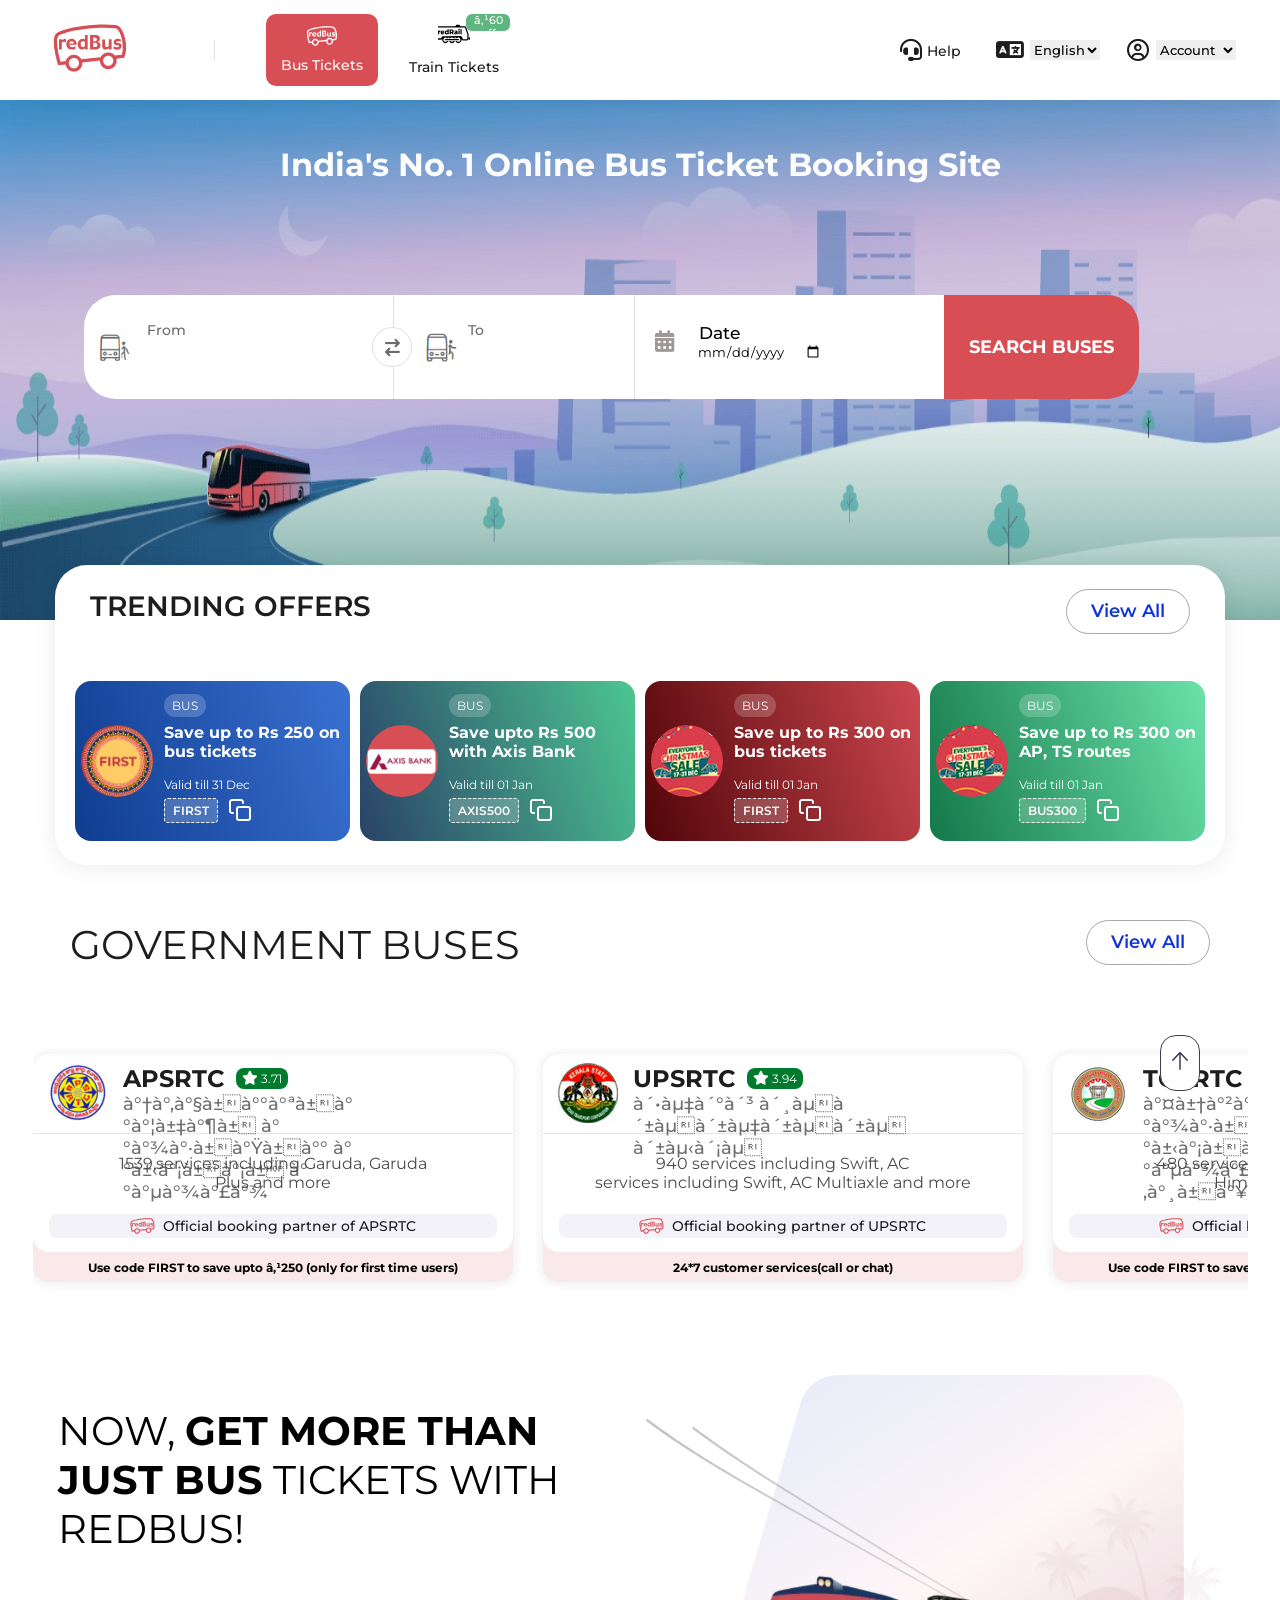
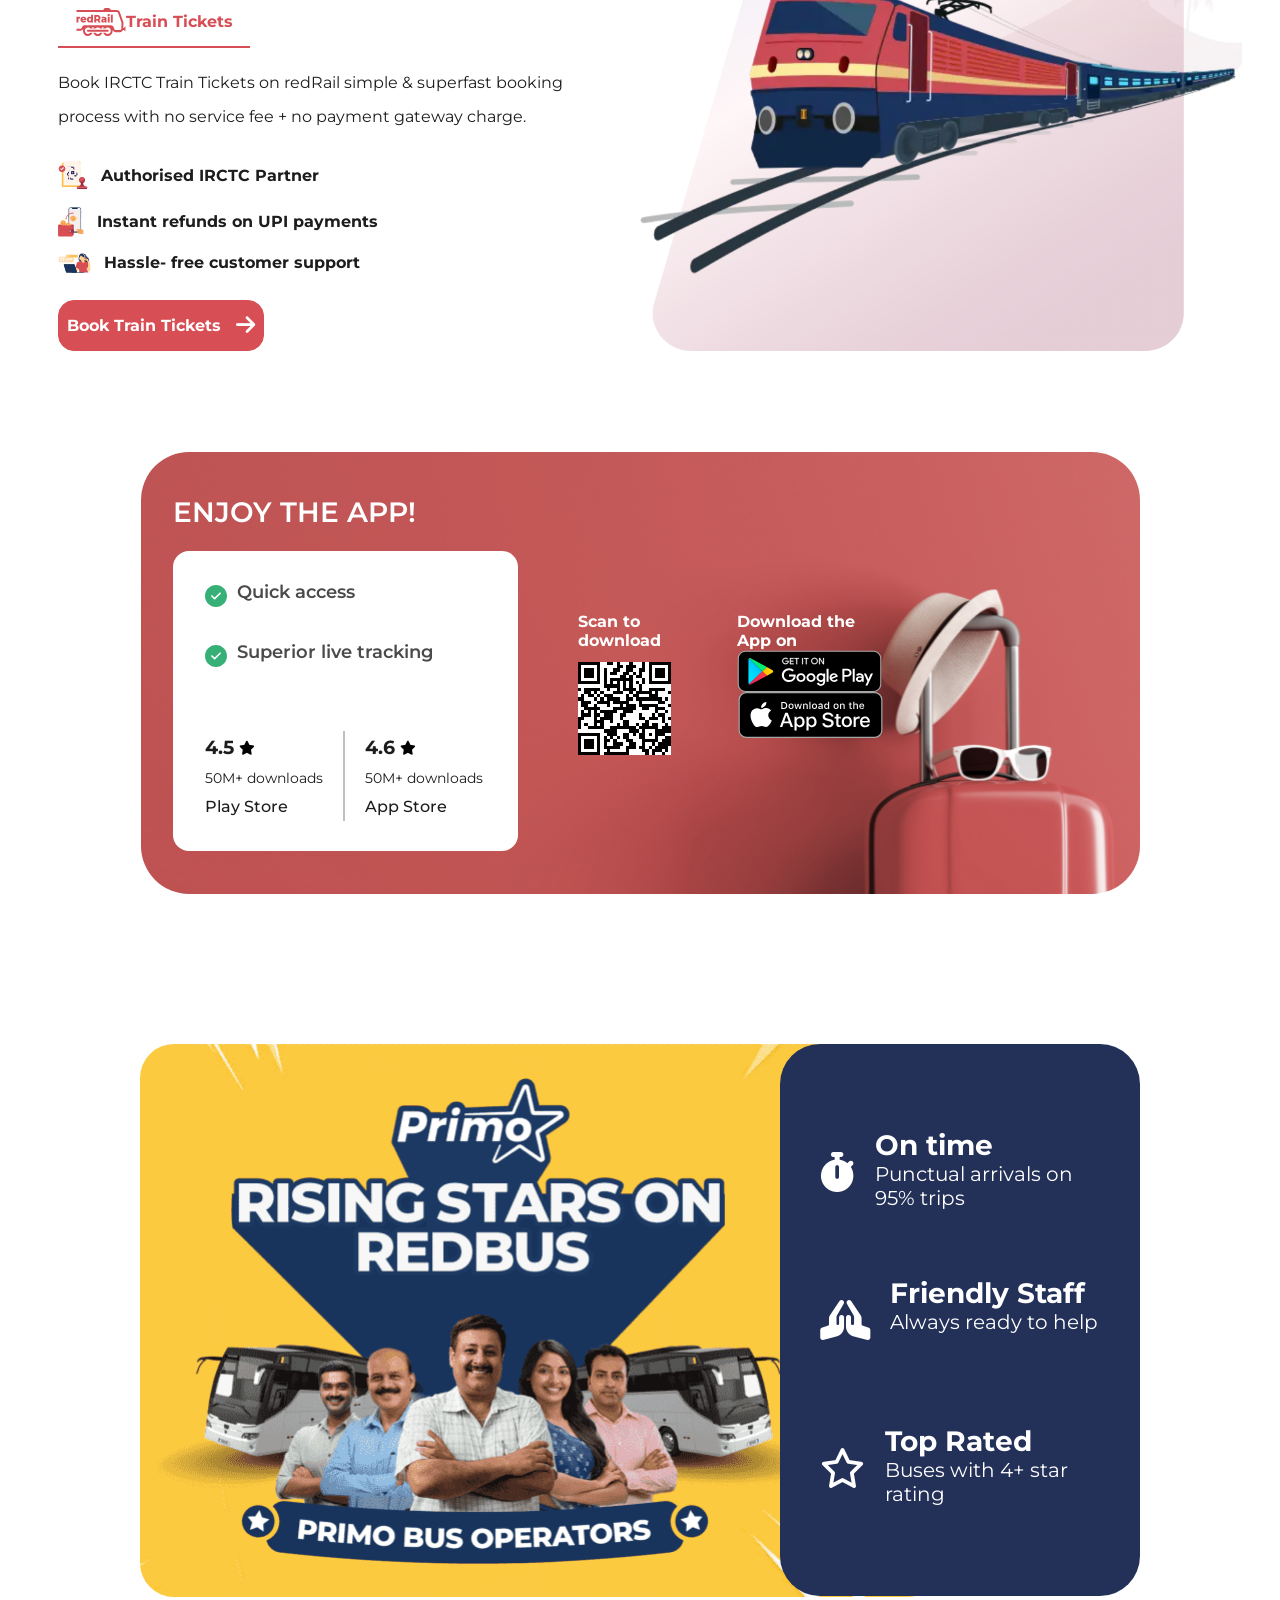
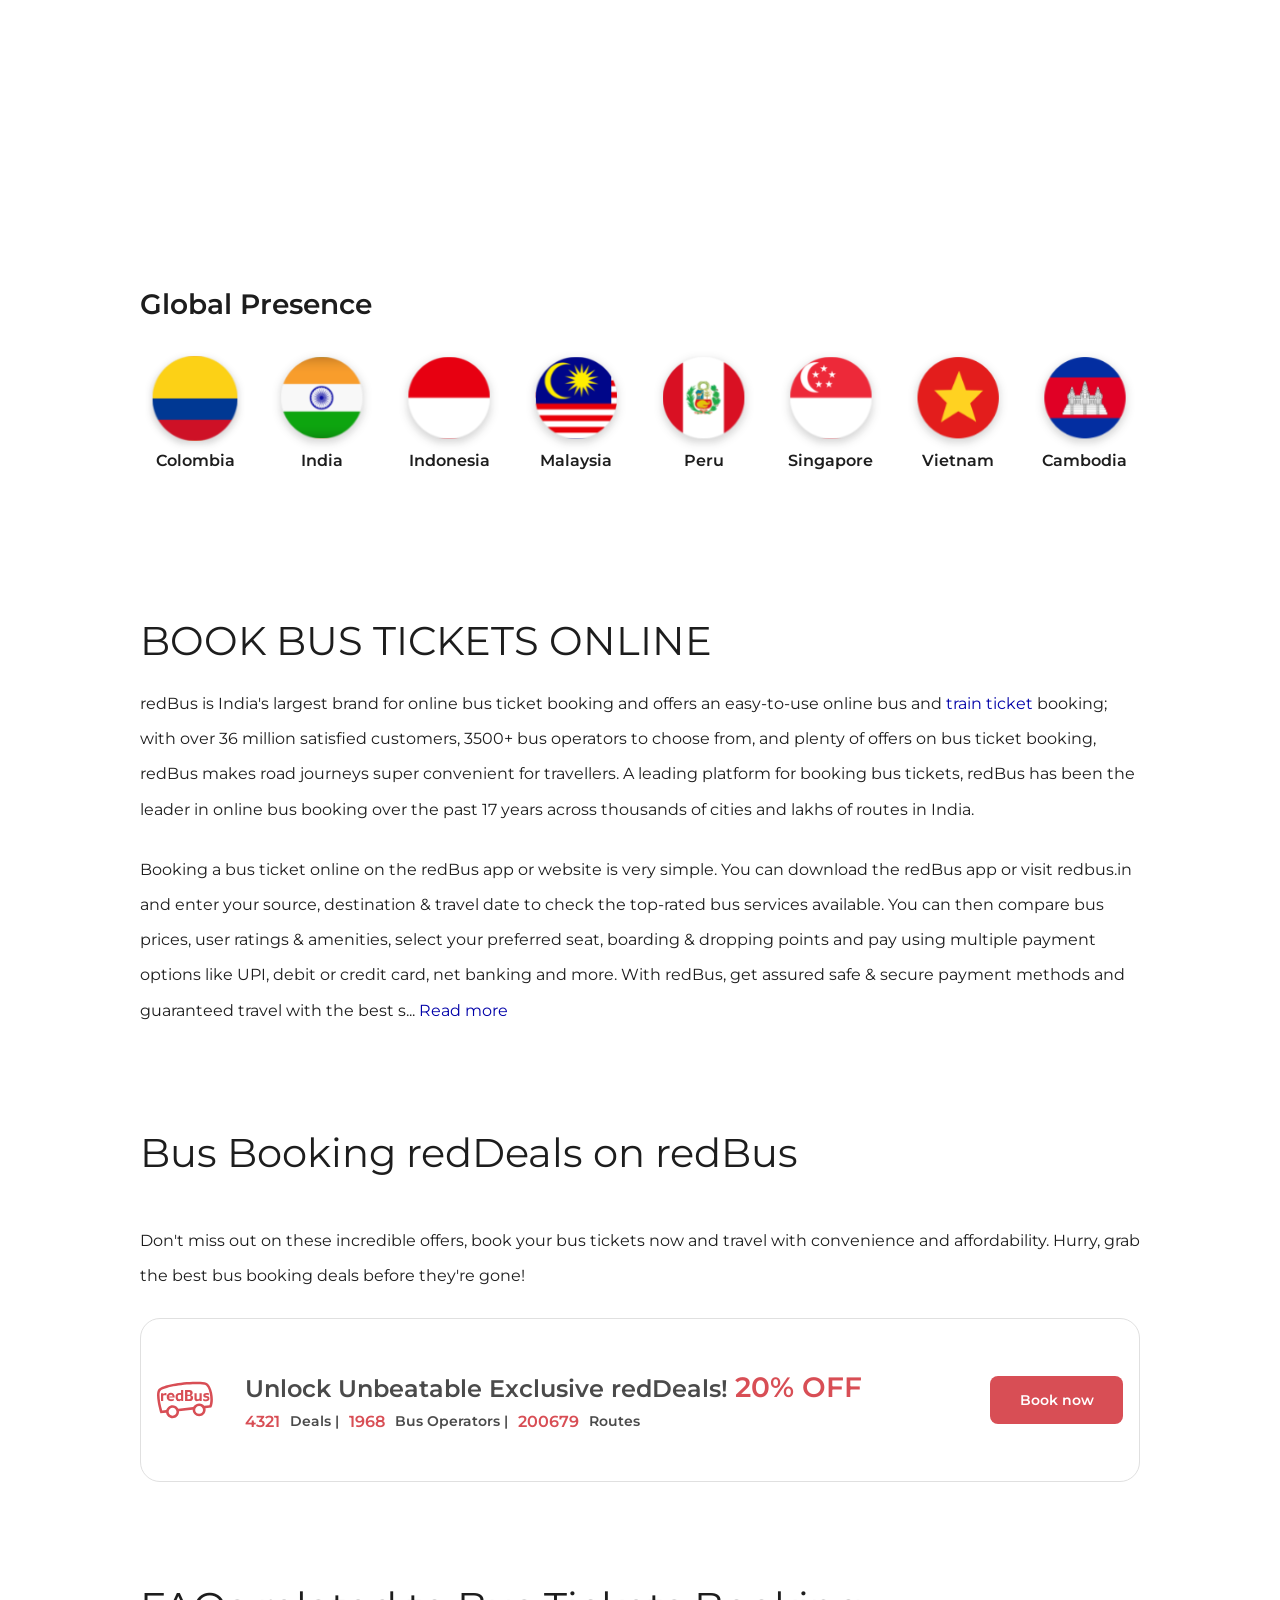
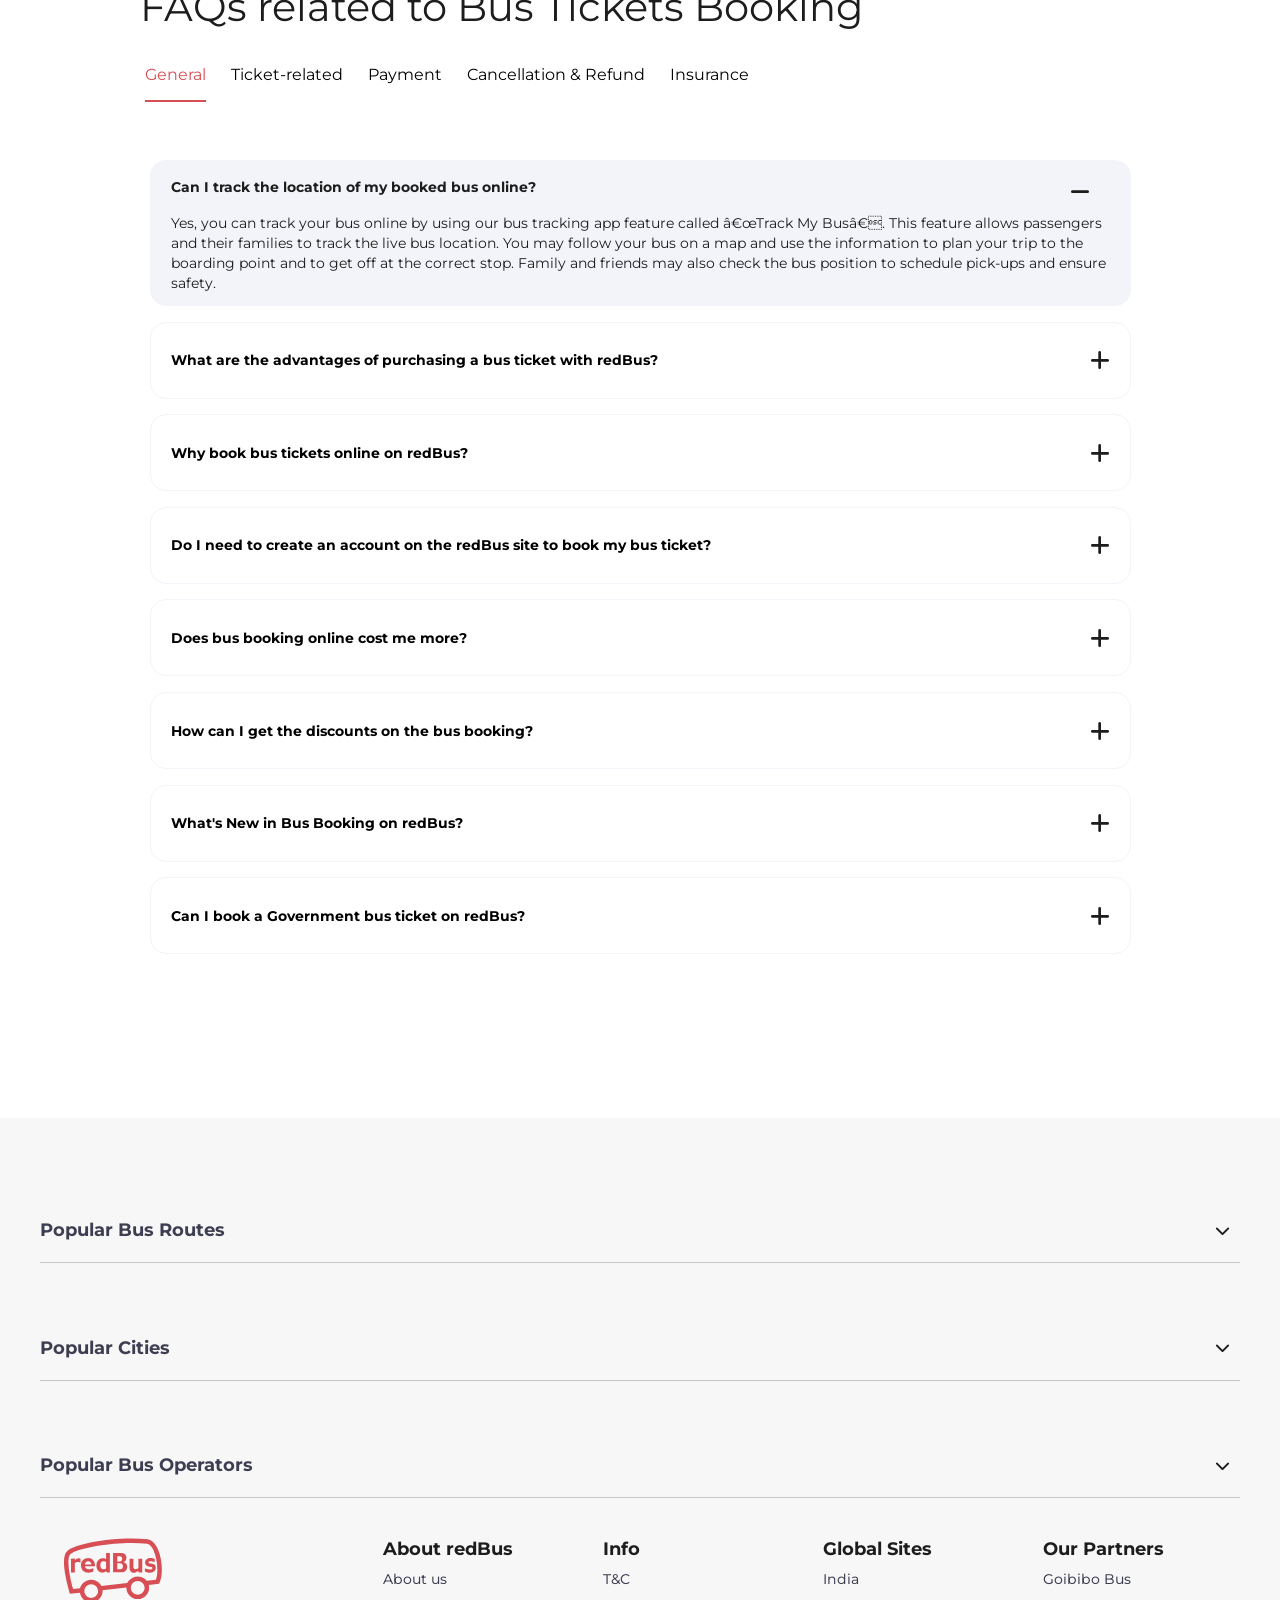
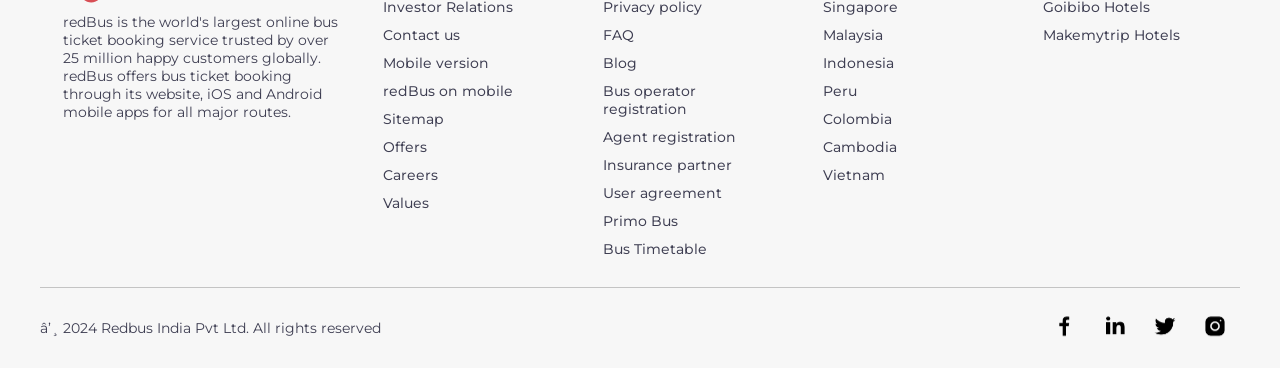
<file: index.html>
<!DOCTYPE html>
<html lang="en">

<head>

    <title>Bus Ticket Booking Online at Cheapest Price with Top Bus Operators- redBus</title>
    <link rel="stylesheet" href="style.css">
    <link rel="stylesheet" href="https://cdnjs.cloudflare.com/ajax/libs/font-awesome/6.7.2/css/all.min.css"
        integrity="sha512-Evv84Mr4kqVGRNSgIGL/F/aIDqQb7xQ2vcrdIwxfjThSH8CSR7PBEakCr51Ck+w+/U6swU2Im1vVX0SVk9ABhg=="
        crossorigin="anonymous" referrerpolicy="no-referrer" />
    <link rel="shortcut icon" href="images/rdc-redbus-logo.svg" type="image/x-icon">
</head>

<body>
    <header>
        <div class="container">
            <div class="top-left-container">
                <a href="index.html"><img src="images/rdc-redbus-logo.svg" alt=""></a>
                <span></span>
                <a href="index.html" class="bus-tickets">
                    <img src="images/rdc-redbus-logo.svg" alt="">
                    <div href="index.html">Bus Tickets</div>
                </a>
                <div class="bus-tickets">
                    <a href="train.html"><img src="images/rail_vertical.svg" alt=""></a>
                    <a href="train.html">Train Tickets</a>
                    <span>₹60 off</span>
                </div>
            </div>
            <div class="top-right-container">

                <div class="help right">
                    <i class="fa-solid fa-headset"></i>
                    <span>Help</span>
                </div>
                <div class="english right">
                    <i class="fa-solid fa-language"></i>
                    <select name="laguage" id="laguage">
                        <option value="">English</option>
                        <option value="">हिंदी (Hindi)</option>
                        <option value="">தமிழ் (Tamil)</option>

                    </select>

                </div>
                <div class="account right">
                    <i class="fa-regular fa-circle-user"></i>
                    <select id="options" name="options">
                        <option value="">Account</option>
                        <option value="cancel-ticket">Cancel Ticket</option>
                        <option value="change-travel-date">Change Travel Date</option>
                        <option value="show-my-ticket">Show My Ticket</option>
                        <option value="email-sms">Email/SMS</option>
                        <option value="login-sign-up">Login/Sign Up</option>
                    </select>
                </div>


            </div>

        </div>
    </header>
    <section>
        <div class="top-img">
            <img src="images/baner.jpg" alt="">
            <h1>India's No. 1 Online Bus Ticket Booking Site</h1>
            <div class="from">
                <div class="from-box1">
                    <div class="bus-icon">
                        <img src="images/1.png" alt="">
                    </div>
                    <div class="from-input-box">
                        <label for="">From</label>
                        <input id="input" type="text">

                    </div>

                    <div class="left-right-arrow">
                        <i class="fa-solid fa-arrow-right-arrow-left"></i>
                    </div>

                </div>
                <div class="from-box2">

                    <div class="bus-icon">
                        <img style="height: 32px; width: 33px;" src="images/to.png" alt="">
                    </div>
                    <div class="from-input-box">
                        <label for="">To</label>
                        <input id="input" type="text">
                    </div>
                </div>
                <div class="from-box3">
                    <i class="fa-solid fa-calendar-days"></i>
                    <div class="from-box3-div">
                        <label for="">Date</label>
                        <input id="input" type="date" width="50px">
                    </div>
                </div>
                <div class="from-box4">
                    SEARCH BUSES
                </div>
            </div>

        </div>

        <div class="trending-container">

            <div class="trending-heading-box">
                <p style=" text-transform: uppercase;">
                    TRENDING OFFERS
                </p>
                <a href="">
                    View All
                </a>


            </div>

            <div class="cards-box">

                <div class="card ">


                    <img src="images/tile-80X80.png" alt="">


                    <div class="card-right">
                        <div>BUS</div>
                        <div>Save up to Rs 250 on bus tickets</div>
                        <div>Valid till 31 Dec</div>
                        <div>
                            <div>FIRST</div>
                            <img src="images/copy.svg" alt="">

                        </div>


                    </div>
                </div>

                <div class="card cd2">


                    <img src="images/MWeb-80_80.png" alt="">


                    <div class="card-right">
                        <div>BUS</div>
                        <div>Save upto Rs 500 with Axis Bank</div>
                        <div>Valid till 01 Jan</div>
                        <div>
                            <div>AXIS500</div>
                            <img src="images/copy.svg" alt="">

                        </div>


                    </div>
                </div>

                <div class="card cd3">


                    <img src="images/24-270_redBus_Product%20Offer%20Tiles_17th-31st%20Dec_80x80.png" alt="">


                    <div class="card-right">
                        <div>BUS</div>
                        <div>Save up to Rs 300 on bus tickets</div>
                        <div>Valid till 01 Jan</div>
                        <div>
                            <div>FIRST</div>
                            <img src="images/copy.svg" alt="">

                        </div>


                    </div>
                </div>

                <div class="card cd4">


                    <img src="images/24-270_redBus_Product%20Offer%20Tiles_17th-31st%20Dec_80x80.png" alt="">


                    <div class="card-right">
                        <div>BUS</div>
                        <div>Save up to Rs 300 on AP, TS routes</div>
                        <div>Valid till 01 Jan</div>
                        <div>
                            <div>BUS300</div>
                            <img src="images/copy.svg" alt="">

                        </div>


                    </div>
                </div>

            </div>



        </div>


        <div class="trending-heading-box" style="width: 1180px; margin: auto; font-size: 40px; font-weight:400;">
            <p style=" text-transform: uppercase;">
                Government Buses
            </p>
            <a href="">
                View All
            </a>


        </div>

        <div>

            <div class="Government-Buses-container">


                <div class="Government-Buses">
                    <div class="RTC">
                        <div class="rtc-top-box">
                            <img src="images/10283.png" alt="">
                            <div class="rtc-info">
                                <div>
                                    <div class="rtcName">APSRTC</div>
                                    <div class="rating">
                                        <i class="fa-solid fa-star"></i>
                                        <span class="">3.71</span>
                                    </div>
                                </div>
                                <div>ఆంధ్రప్రదేశ్ రాష్ట్ర రోడ్డు రవాణా</div>

                            </div>
                        </div>

                        <div class="rtc-middle-box">1539,services including Garuda, Garuda<br>  Plus and more</div>
                        <div class="rtc-bottom-box">
                            <img src="images/rdc-redbus-logo.svg" alt="">
                            <p>Official booking partner of APSRTC</p>
                        </div>
                    </div>
                    <p style="margin-top:8px;"> Use code FIRST to save upto ₹250 (only for first time users)</p>
                </div>






                <div class="Government-Buses">
                    <div class="RTC">
                        <div class="rtc-top-box">
                            <img src="images/28011.png" alt="">
                            <div class="rtc-info">
                                <div>
                                    <div class="rtcName">UPSRTC</div>
                                    <div class="rating">
                                        <i class="fa-solid fa-star"></i>
                                        <span class="">3.94</span>
                                    </div>
                                </div>
                                <div>കേരള സ്റ്റേറ്റ് റോഡ്</div>

                            </div>
                        </div>

                        <div class="rtc-middle-box">940 services including Swift, AC <br>services including Swift, AC Multiaxle and more<br> </div>
                        <div class="rtc-bottom-box">
                            <img src="images/rdc-redbus-logo.svg" alt="">
                            <p>Official booking partner of UPSRTC</p>
                        </div>
                    </div>
                    <p style="margin-top:8px;"> 24*7 customer services(call or chat)</p>
                </div>



                <div class="Government-Buses">
                    <div class="RTC">
                        <div class="rtc-top-box">
                            <img src="images/18491.png" alt="">
                            <div class="rtc-info">
                                <div>
                                    <div class="rtcName">TGSRTC</div>
                                    <div class="rating">
                                        <i class="fa-solid fa-star"></i>
                                        <span class="">3.98</span>
                                    </div>
                                </div>
                                <div>తెలంగాణ రాష్ట్ర రోడ్డు రవాణా సంస్థ</div>

                            </div>
                        </div>

                        <div class="rtc-middle-box">480 services including Himgaurav, <br> Himmani and more </div>
                        <div class="rtc-bottom-box">
                            <img src="images/rdc-redbus-logo.svg" alt="">
                            <p>Official booking partner of HRTC</p>
                        </div>
                    </div>
                    <p style="margin-top:8px;">Use code FIRST to save upto ₹250 (only for first time users)</p>
                </div>



            </div>







            <div class="Train-Tickets-container">

                <div class="Train-Tickets-left-container">
                    <div class="Train-Tickets-left-heading">
                        <p>
                            NOW, <b>GET MORE THAN </b><br>
                            <b>JUST BUS</b> TICKETS WITH <br>
                            REDBUS!
                        </p>
                    </div>
                    <div class="rail-logo">
                        <img src="images/rail_vertical.svg" alt="">
                        <p> Train Tickets</p>

                    </div>

                    <div class="Book-IRCTC-line">

                        Book IRCTC Train Tickets on redRail simple &amp; superfast booking process with no service fee +
                        no
                        payment gateway charge.
                    </div>
                    <div class="upi-list-box">

                        <div>
                            <img src="images/railAuthorized.png" alt="">
                            <p>Authorised IRCTC Partner</p>

                        </div>
                        <div>
                            <img src="images/railHasslefree.svg" alt="">
                            <p>Instant refunds on UPI payments</p>

                        </div>
                        <div>
                            <img src="images/railrefunds.svg" alt="">
                            <p>Hassle- free customer support</p>

                        </div>


                    </div>

                    <div class="booktrain-button">
                        Book Train Tickets
                        <i class="fa-solid fa-arrow-right"></i>

                    </div>

                </div>
                <div class="Train-Tickets-right-container">
                    <img style="height:89%; width: 100%; " src="images/train.png" alt="">
                </div>
            </div>

            <div class="enjoythe-app-container">

                <h2>ENJOY THE APP!</h2>
                <div class="AppInstallSection">

                    <div class="AppInstallSection-left">
                        <div class="app-info-top">

                            <div class="app-info">
                                <img src="images/tick.svg" alt="">
                                <p>Quick access</p>

                            </div>
                            <div class="app-info">
                                <img src="images/tick.svg" alt="">
                                <p>Superior live tracking</p>

                            </div>
                        </div>
                        <div class="app-info-bottom">
                            <div class="app-info-bottom-left">
                                <p><span style="font-size: 19px;">4.5 </span><i class="fa-solid fa-star"></i> </p>
                                <p>50M+ downloads</p>
                                <p>Play Store</p>
                            </div>
                            <div class="app-info-bottom-left" style="border: none; padding-left: 20px;">
                                <p><span style="font-size: 19px">4.6 </span> <i class="fa-solid fa-star"></i> </p>
                                <p>50M+ downloads</p>
                                <p>App Store</p>
                            </div>

                        </div>

                    </div>




                    <div class="AppInstallSection-right">

                        <div class="Qr-code">

                            <p>Scan to <br> download</p>
                            <img src="images/qrImage.svg" alt="">
                        </div>

                        <div class="app-store">

                            <p>Download the <br>
                                App on
                            </p>
                            <img src="images/playStore.svg" alt="">
                            <img src="images/appStore.svg" alt="">
                        </div>

                    </div>




                </div>


            </div>

            <div class="primo-container">


                <img src="images/primoHomeBannerComp.png" alt="">
                <div class="primo-right-container">

                    <div class="ontime">
                        <i style="font-size:40px; color: white;" class="fa-solid fa-stopwatch"></i>
                        <div class="ontime-right">
                            <p>On time</p>
                            <p>Punctual arrivals on 95% trips</p>

                        </div>

                    </div>
                    <div class="ontime">
                        <i class="fa-solid fa-hands-praying"></i>
                        <div class="ontime-right">
                            <p>Friendly Staff</p>
                            <p>Always ready to help</p>

                        </div>

                    </div>
                    <div class="ontime">
                        <i style="font-size: 40px;" class="fa-regular fa-star"></i>
                        <div class="ontime-right">
                            <p>Top Rated</p>
                            <p>Buses with 4+ star rating</p>

                        </div>

                    </div>

                </div>

            </div>

            <div class="global-presence-container">

                <h2>Global Presence</h2>
                <div class="flags">

                    <div class="flag-1">
                        <img src="images/Colombia.svg" alt="">
                        <p>Colombia</p>
                    </div>

                    <div class="flag-1">
                        <img src="images/India.svg" alt="">
                        <p>India</p>
                    </div>
                    <div class="flag-1">
                        <img src="images/Indonesia.svg" alt="">
                        <p>Indonesia</p>
                    </div>
                    <div class="flag-1">
                        <img src="images/Malaysia.svg" alt="">
                        <p>Malaysia</p>
                    </div>
                    <div class="flag-1">
                        <img src="images/Peru.svg" alt="">
                        <p>Peru</p>
                    </div>
                    <div class="flag-1">
                        <img src="images/Singapore.svg" alt="">
                        <p>Singapore</p>
                    </div>
                    <div class="flag-1">
                        <img src="images/Vietnam.svg" alt="">
                        <p>Vietnam</p>
                    </div>
                    <div class="flag-1">
                        <img src="images/Cambodia.svg" alt="">
                        <p>Cambodia</p>
                    </div>

                </div>
            </div>

            <div class="bottom-heading">

                BOOK BUS TICKETS ONLINE
            </div>
            <p class="bottom-p">

                redBus is India's largest brand for online bus ticket booking and offers an easy-to-use online bus and
                <span style="color: #0000A8;">train ticket</span>
                booking; with over 36 million satisfied customers, 3500+ bus operators to choose from, and plenty of
                offers on bus ticket booking, redBus makes road journeys super convenient for travellers. A leading
                platform
                for booking bus tickets, redBus has been the leader in online bus booking over the past 17 years across
                thousands of cities and lakhs of routes in India.
            </p>

            <p class="bottom-p" style="margin-top: 25px;">

                Booking a bus ticket online on the redBus app or website is very simple. You can download the redBus app
                or
                visit redbus.in and enter your source, destination & travel date to check the top-rated bus services
                available. You can then compare bus prices, user ratings & amenities, select your preferred seat,
                boarding &
                dropping points and pay using multiple payment options like UPI, debit or credit card, net banking and
                more.
                With redBus, get assured safe & secure payment methods and guaranteed travel with the best s... <span
                    style="color: #0000A8;">Read more</span>


            </p>


            <div class="bottom-heading">

                Bus Booking redDeals on redBus
            </div>

            <p class="bottom-p" style="margin-top: 25px;">

                Don't miss out on these incredible offers, book your bus tickets now and travel with convenience and
                affordability. Hurry, grab the best bus booking deals before they're gone!

            </p>

            <div class="red-deals">

                <img src="images/rdc-redbus-logo.svg" alt="">
                <div class="Exclusive-redDeals">
                    <p>Unlock Unbeatable Exclusive redDeals! <span style="font-size: 28px;color: #d84e55;">20%
                            OFF</span>
                    </p>
                    <p> <span>4321</span> Deals | <span>1968 </span>Bus Operators |<span>200679</span> Routes</p>

                </div>
                <div class="book-now-btn">Book now</div>


            </div>


            <div class="bottom-heading">

                FAQs related to Bus Tickets Booking
            </div>

            <div class="General-container">

                <div class="general-container-item">General</div>
                <div class="general-container-item">Ticket-related</div>
                <div class="general-container-item">Payment</div>
                <div class="general-container-item">Cancellation & Refund</div>
                <div class="general-container-item">Insurance</div>
            </div>

            <div class="faq-container">

                <div class="faq-box1">
                    <p>
                        Can I track the location of my booked bus online?
                        <i class="fa-solid fa-minus"></i>
                    </p>
                    <p style="padding:10px 20px 0px 20px; ">Yes, you can track your bus online by using our bus tracking
                        app
                        feature called “Track My Bus”. This
                        feature allows passengers and their families to track the live bus location. You may follow your
                        bus
                        on a map and use the information to plan your trip to the boarding point and to get off at the
                        correct stop. Family and friends may also check the bus position to schedule pick-ups and ensure
                        safety.
                    </p>
                </div>

                <div class="faq-box">
                    <p>What are the advantages of purchasing a bus ticket with redBus?</p>
                    <i class="fa-solid fa-plus"></i>
                </div>

                <div class="faq-box">
                    <p>Why book bus tickets online on redBus?</p>
                    <i class="fa-solid fa-plus"></i>
                </div>
                <div class="faq-box">
                    <p>Do I need to create an account on the redBus site to book my bus ticket?</p>
                    <i class="fa-solid fa-plus"></i>
                </div>
                <div class="faq-box">
                    <p>Does bus booking online cost me more?</p>
                    <i class="fa-solid fa-plus"></i>
                </div>
                <div class="faq-box">
                    <p>How can I get the discounts on the bus booking?</p>
                    <i class="fa-solid fa-plus"></i>
                </div>
                <div class="faq-box">
                    <p>What's New in Bus Booking on redBus?</p>
                    <i class="fa-solid fa-plus"></i>
                </div>
                <div class="faq-box">
                    <p>Can I book a Government bus ticket on redBus?</p>
                    <i class="fa-solid fa-plus"></i>
                </div>




            </div>
            <div class="up-arrow">
                <img style="width: 16px; height:18px ;" src="images/scrollArrow.svg" alt="">
            </div>


        </div>

    </section>
    <footer>

        <div class="footer-topbox">
            <!-- <div class="Popular-box1">
                <p class="popular-box-heading">Popular Bus Routes
                    <i style="font-size:15px;" class="fa-solid fa-chevron-up"></i>
                </p>
                <p>Delhi To Manali Bus | Delhi To Rishikesh Bus | Delhi To Shimla Bus | Delhi To Nainital Bus | Delhi To
                    Katra Bus | Bangalore To Goa Bus | Bangalore To Hyderabad Bus | Bangalore To Tirupathi Bus |
                    Bangalore To Chennai Bus | Bangalore To Pondicherry Bus | Hyderabad To Bangalore Bus | Hyderabad To
                    Vijayawada Bus | Hyderabad To Tirupathi Bus | Hyderabad To Goa Bus | Hyderabad To Srisailam Bus |
                    Hyderabad To Mumbai Bus | Pune To Goa Bus | Pune To Mumbai Bus | Pune To Nagpur Bus | Pune To
                    Kolhapur Bus | Pune To Nashik Bus | Mumbai To Goa Bus | Mumbai To Pune Bus | Mumbai To Shirdi Bus |
                    Mumbai To Mahabaleshwar Bus | Mumbai To Kolhapur Bus | Kolkata To Digha Bus | Kolkata To Siliguri
                    Bus | Kolkata To Puri Bus | Kolkata To Bakkhali Bus | Kolkata To Mandarmani Bus | Chennai To
                    Bangalore Bus | Chennai To Pondicherry Bus | Chennai To Coimbatore Bus | Chennai To Madurai Bus |
                    Chennai To Tirupathi Bus | Chandigarh To Manali Bus | Chandigarh To Shimla Bus | Chandigarh To Delhi
                    Bus | Chandigarh To Dehradun Bus | Chandigarh To Amritsar Bus | Coimbatore To Chennai Bus |
                    Coimbatore To Bangalore Bus | Coimbatore To Ooty Bus | Coimbatore To Tiruchendur Bus | Coimbatore To
                    Madurai Bus | Agra to Bareilly Bus | Hisar to Chandigarh Bus | Hisar to Delhi Bus | Lucknow to
                    Ballia Bus | Lucknow to Moradabad Bus | Rajkot to Dwarka Bus | Siliguri to Gangtok Bus | Ahmedabad
                    to Goa Bus | Ahmedabad to Kanpur Bus | Akola to Pune Bus | Delhi to Dehradun Bus | Delhi to Haridwar
                    Bus | Dehradun to Delhi Bus | Delhi to Agra Bus | Delhi to Varanasi Bus</p>


            </div> -->
            <div class="popular-box">
                <p class="popular-box-heading">Popular Bus Routes</p>
                <i style="font-size: 15px;" class="fa-solid fa-chevron-down"></i>
            </div>
            <div class="popular-box">
                <p class="popular-box-heading">Popular Cities</p>
                <i style="font-size: 15px;" class="fa-solid fa-chevron-down"></i>
            </div>

            <div class="popular-box">
                <p class="popular-box-heading">Popular Bus Operators</p>
                <i style="font-size: 15px;" class="fa-solid fa-chevron-down"></i>
            </div>

        </div>
        <div class="footer-middle-box">

            <div class="middle-column1">
                <img style="width: 100px; height: 65px;" src="images/rdc-redbus-logo.svg" alt="">
                <p> redBus is the world's largest online bus ticket booking service trusted by over 25 million happy
                    customers globally. redBus offers bus ticket booking through its website, iOS and Android mobile
                    apps for all major routes.</p>

            </div>
            <div class="middle-column2">
                <ul>
                    <strong>
                        <li>About redBus</li>
                    </strong>
                    <li>About us</li>
                    <li>Investor Relations</li>
                    <li>Contact us</li>
                    <li>Mobile version</li>
                    <li>redBus on mobile</li>
                    <li>Sitemap</li>
                    <li>Offers</li>
                    <li>Careers</li>
                    <li>Values </li>

                </ul>

            </div>

            <div class="middle-column2">
                <ul>
                    <strong>
                        <li>Info</li>
                    </strong>
                    <li>T&C</li>
                    <li>Privacy policy</li>
                    <li>FAQ</li>
                    <li>Blog</li>
                    <li>Bus operator registration</li>
                    <li>Agent registration</li>
                    <li>Insurance partner</li>
                    <li>User agreement</li>
                    <li>Primo Bus</li>
                    <li>Bus Timetable</li>

                </ul>

            </div>
            <div class="middle-column2">
                <ul>
                    <strong>
                        <li>Global Sites</li>
                    </strong>
                    <li>India</li>
                    <li>Singapore</li>
                    <li>Malaysia</li>
                    <li>Indonesia</li>
                    <li>Peru</li>
                    <li>Colombia</li>
                    <li>Cambodia</li>
                    <li>Vietnam</li>

                </ul>

            </div>
            <div class="middle-column2">
                <ul>
                    <strong>
                        <li>Our Partners</li>
                    </strong>
                    <li>Goibibo Bus</li>
                    <li>Goibibo Hotels</li>
                    <li>Makemytrip Hotels</li>

                </ul>

            </div>



        </div>

        <div class="footer-bottom-box">
            <p>Ⓒ 2024 Redbus India Pvt Ltd. All rights reserved</p>
            <div class="social-saction">
                <a href=""><img src="images/social_facebook_new.svg" alt=""></a>
                <a href=""><img src="images/social_linkedin_new.svg" alt=""></a>
                <a href=""><img src="images/social_twitter_new.svg" alt=""></a>
                <a href=""><img src="images/social_instagram_new.svg" alt=""></a>

            </div>
        </div>

    </footer>

</body>

</html>
</file>
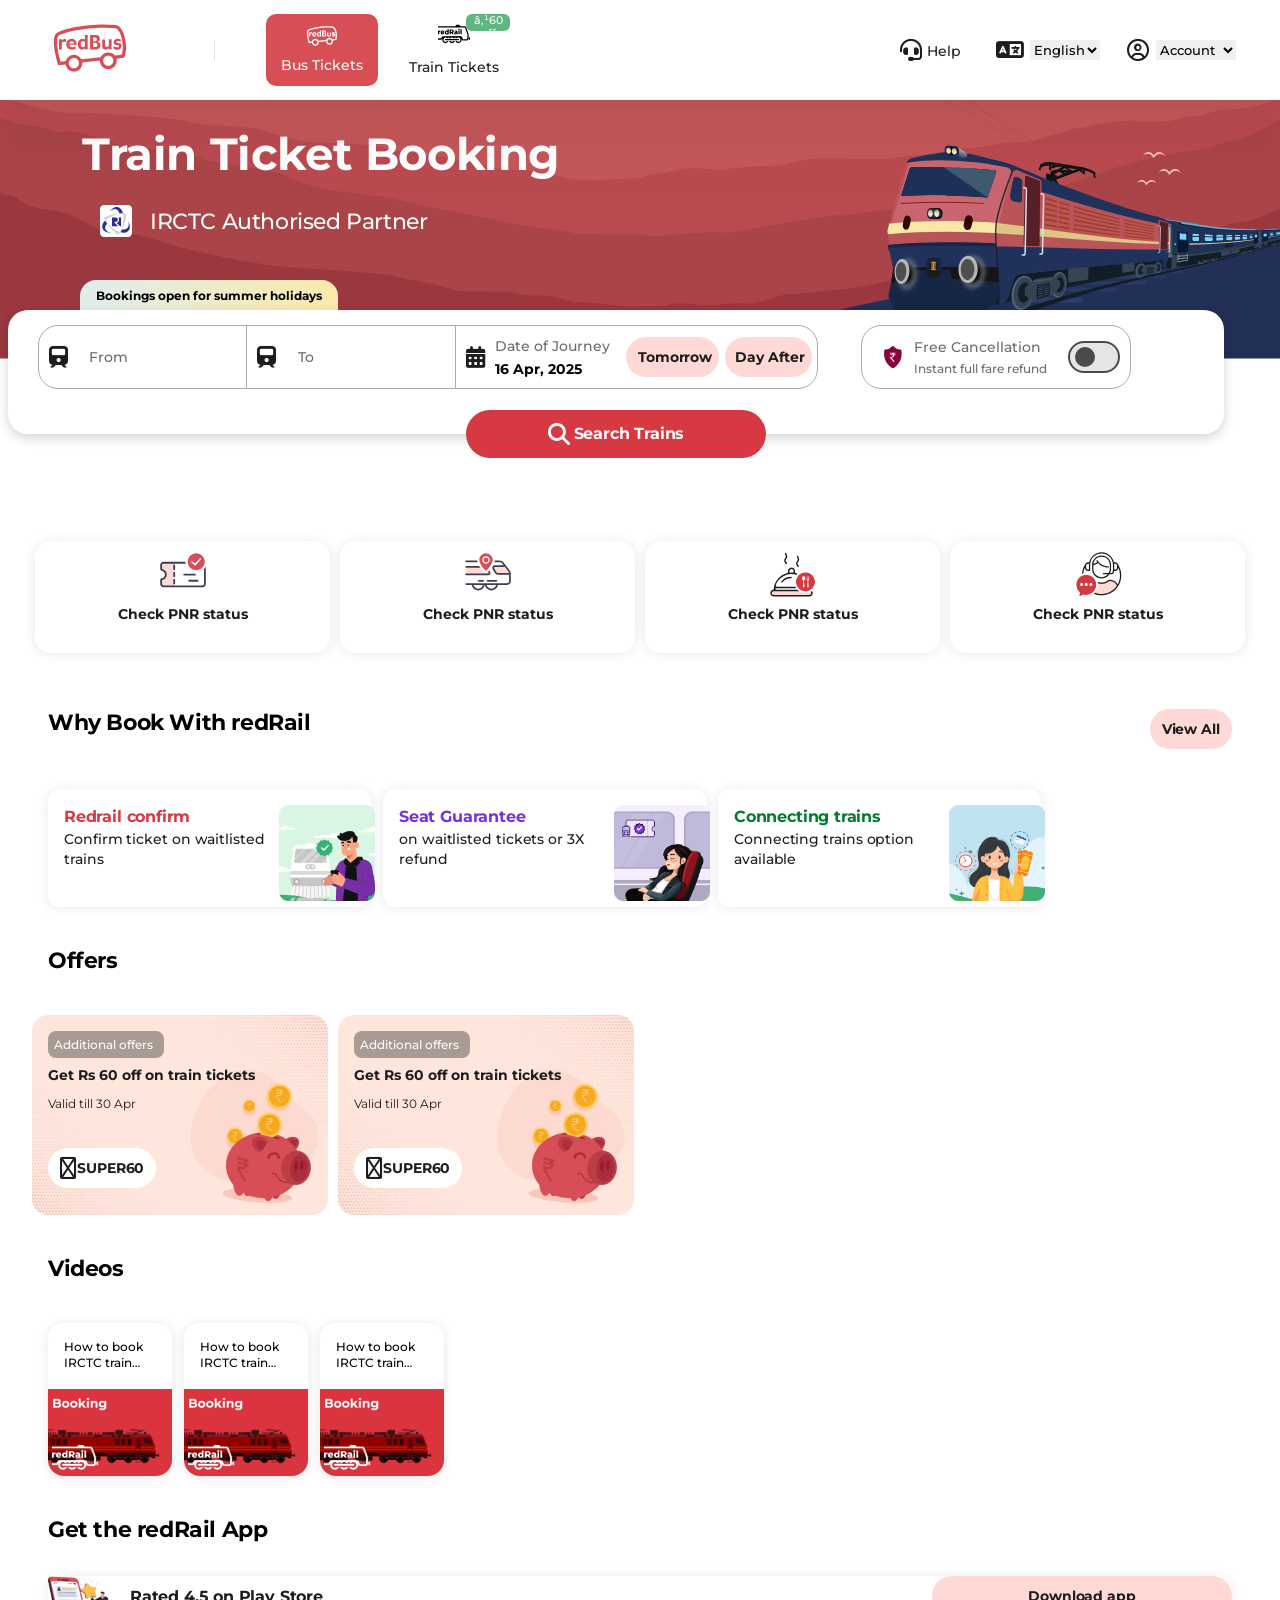
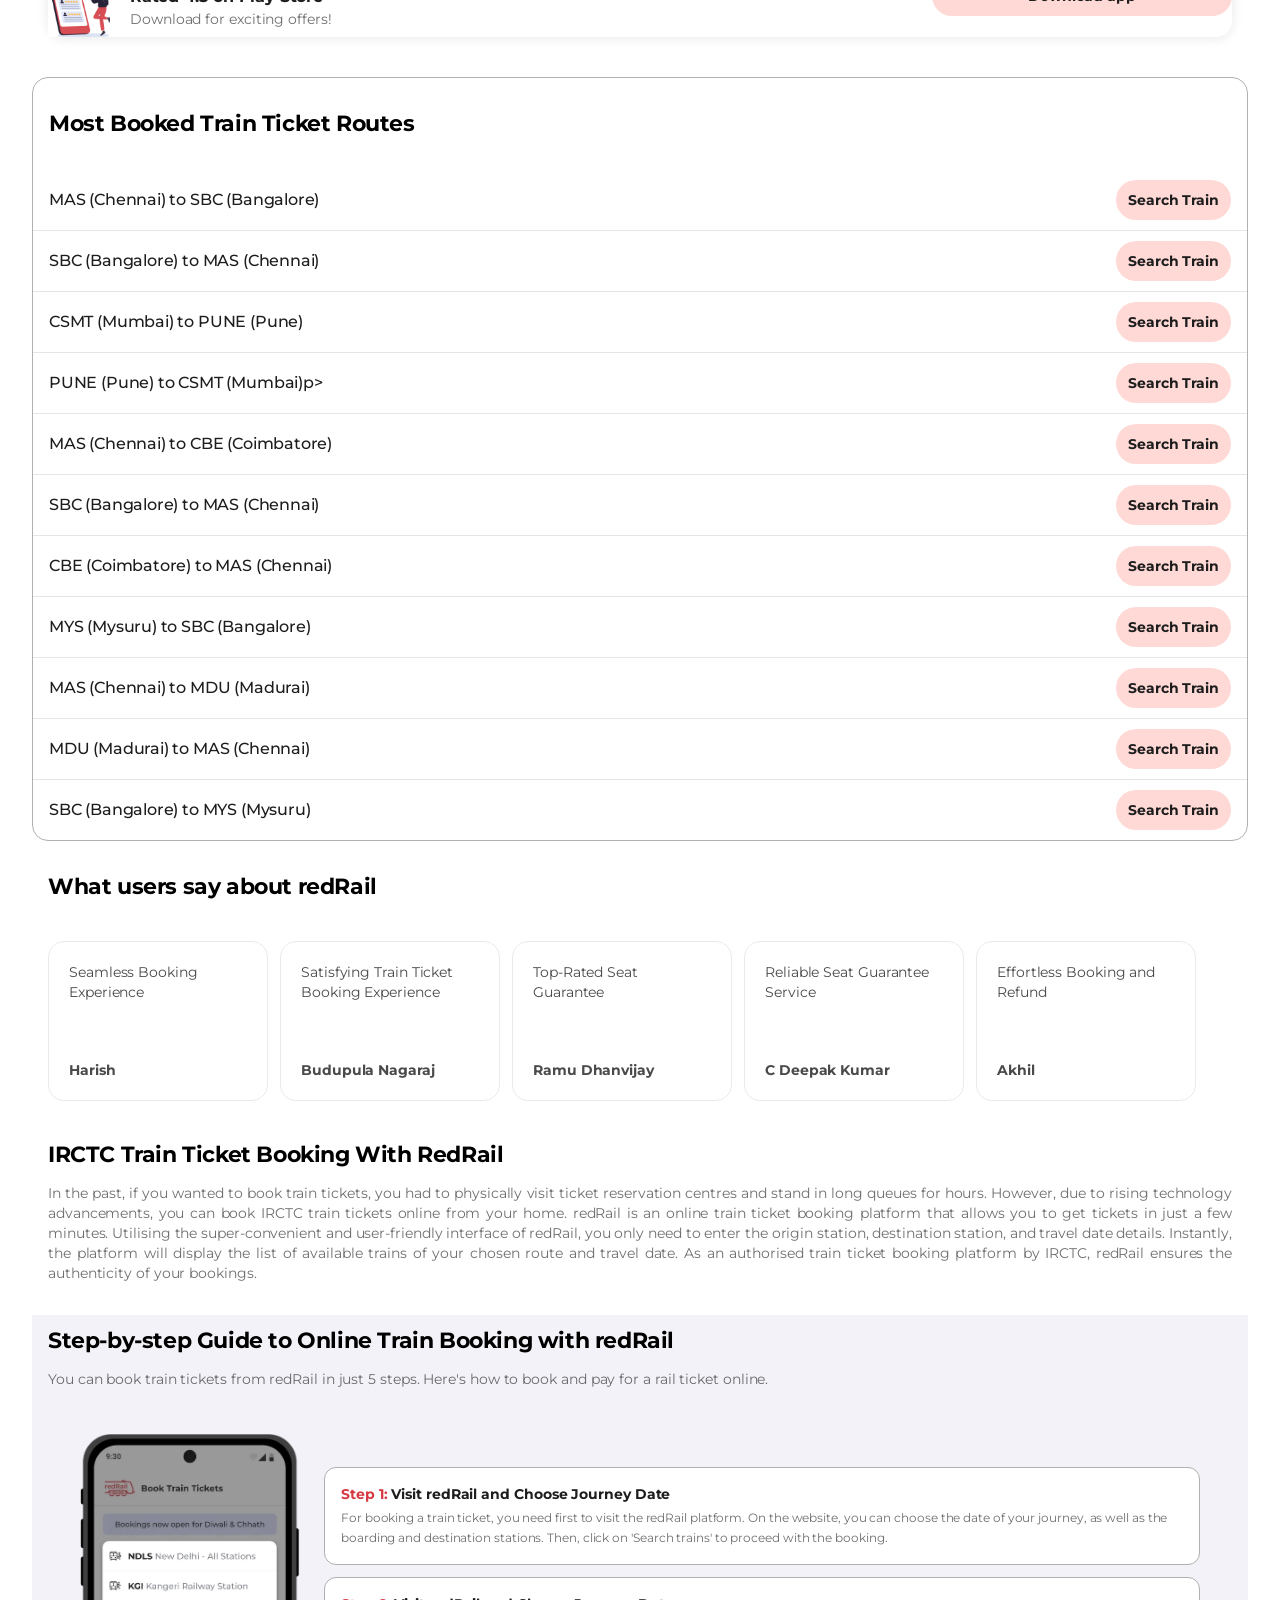
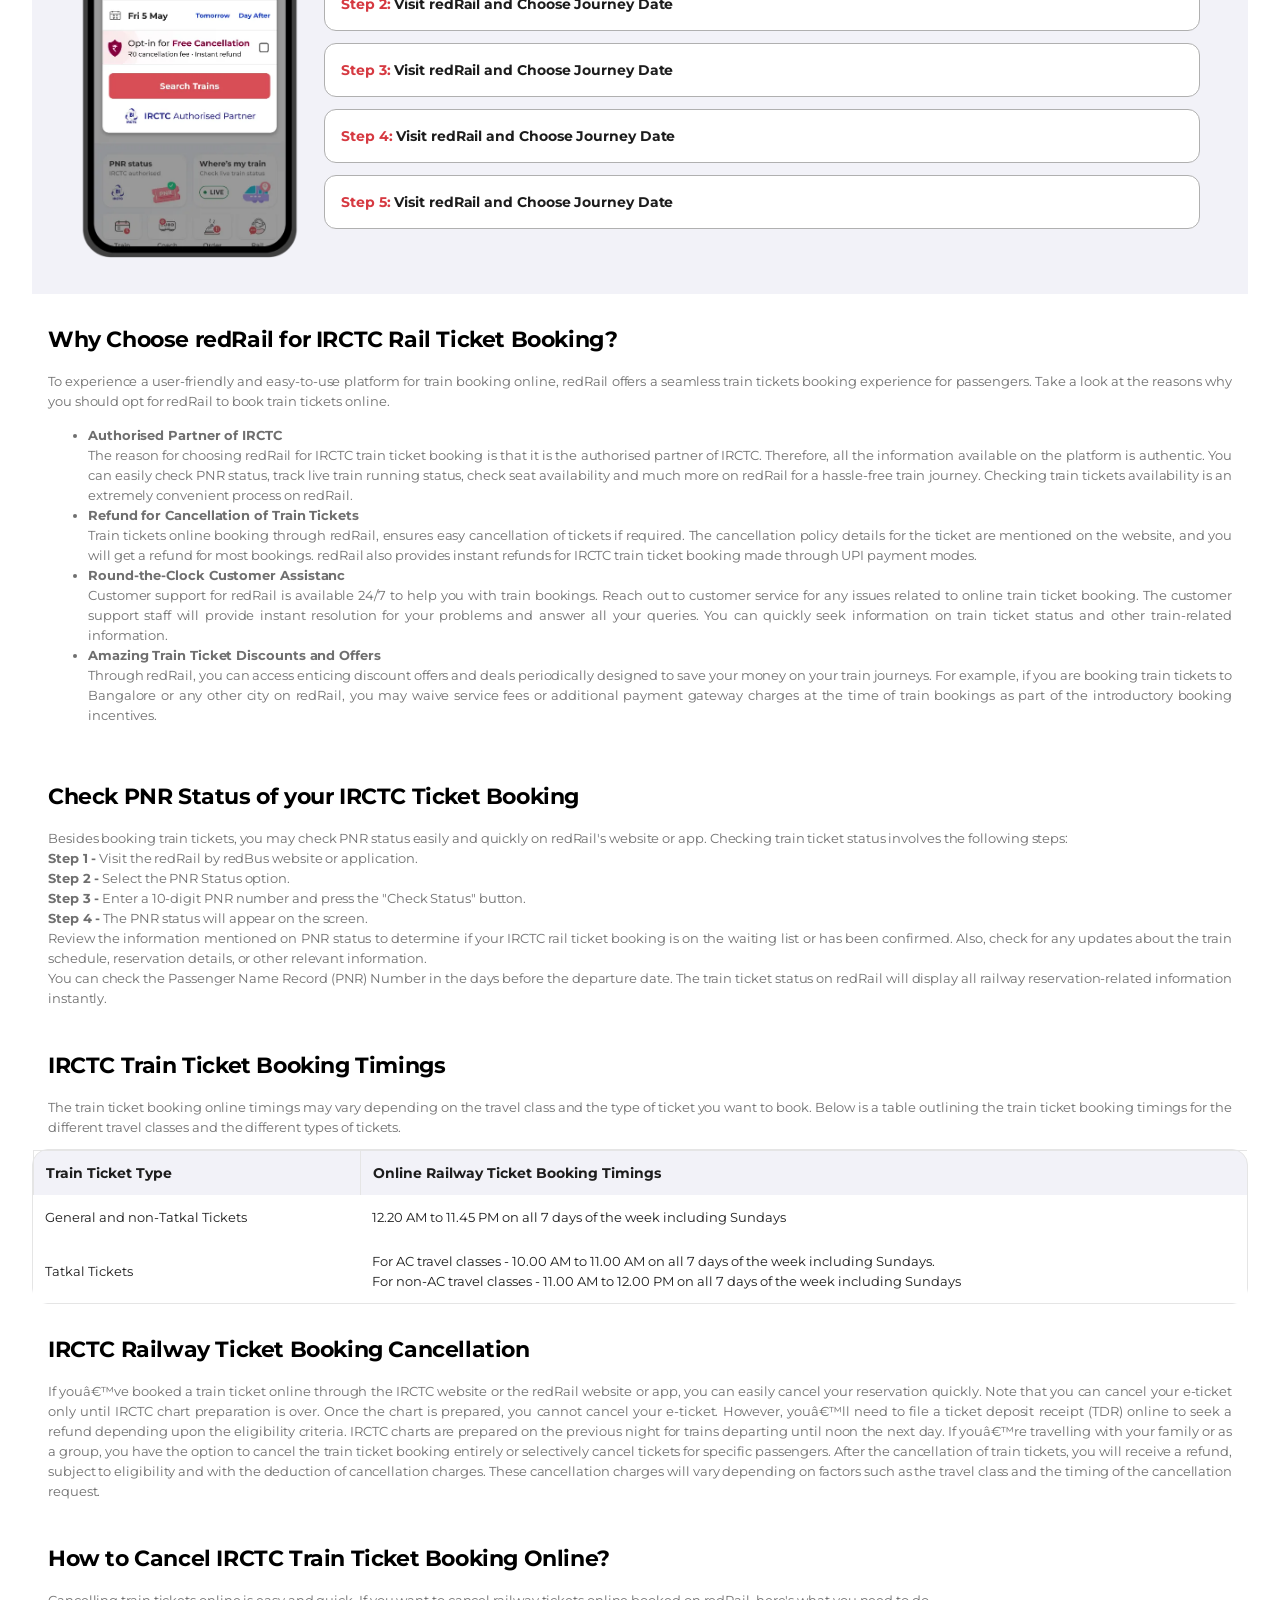
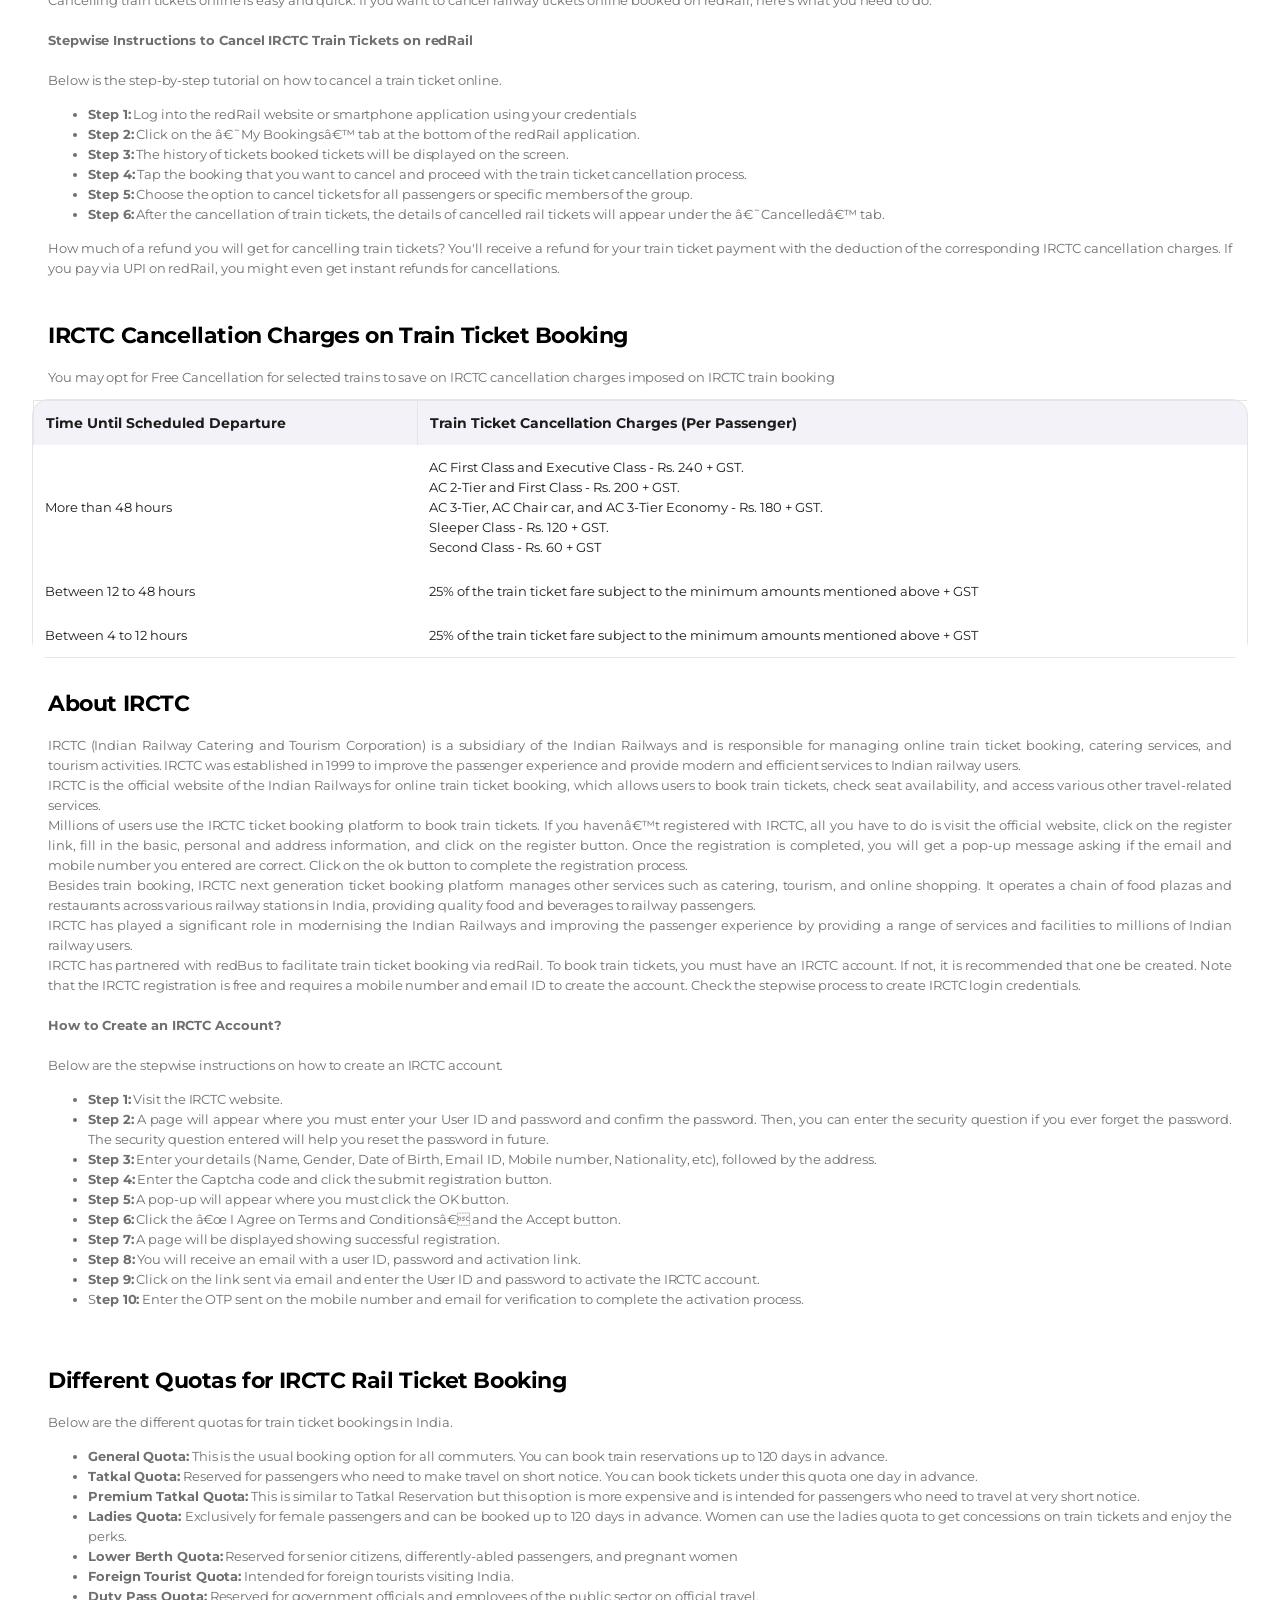
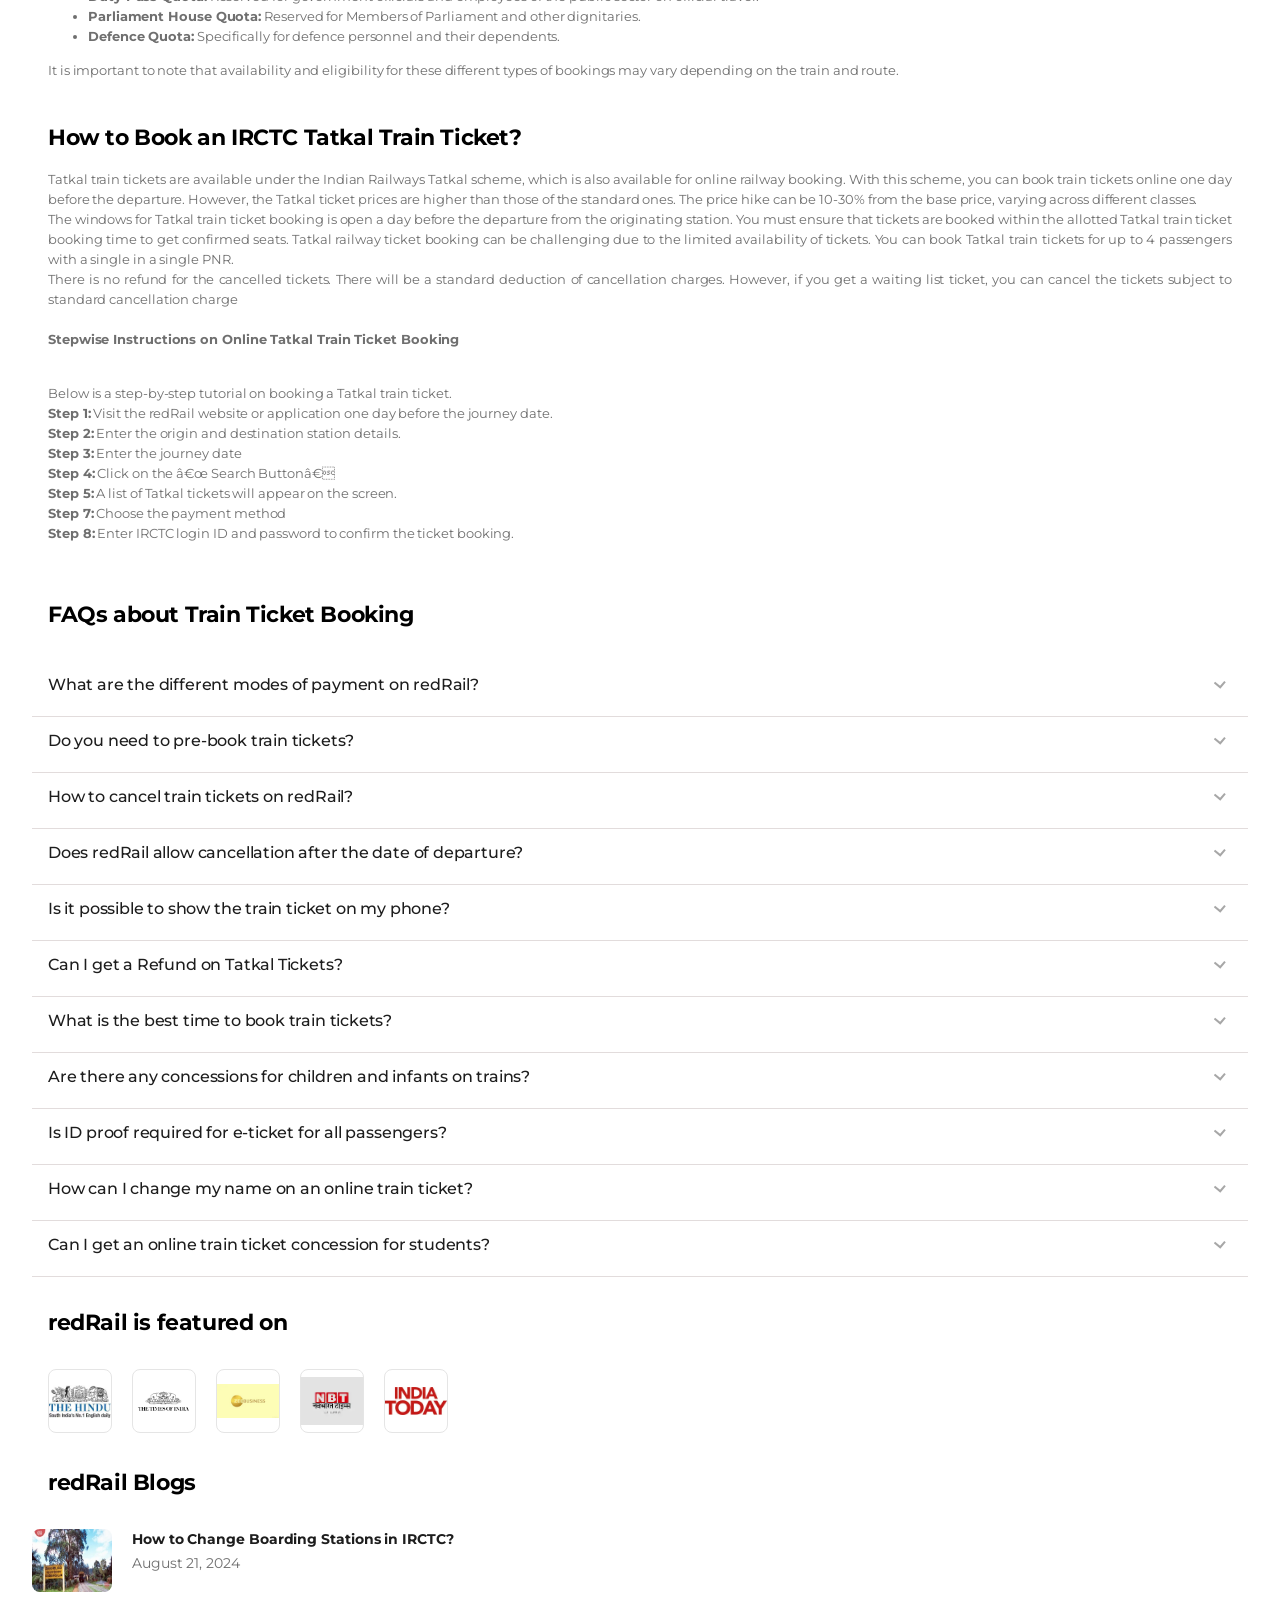
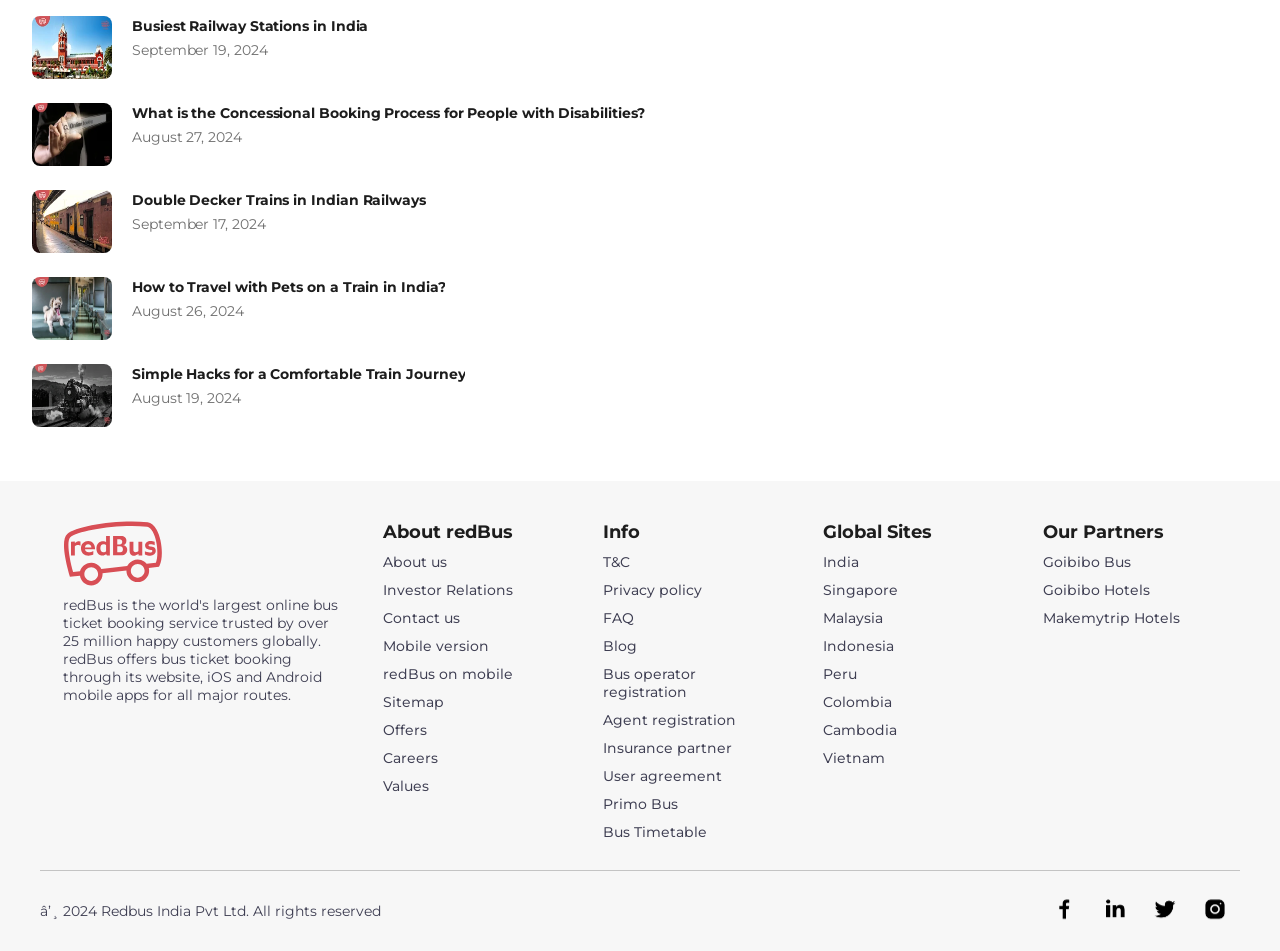
<file: train.html>
<!DOCTYPE html>
<html lang="en">

<head>

    <title>Train Ticket Booking, Book IRCTC Train Tickets Online</title>
    <link rel="stylesheet" href="style.css">
    <link rel="stylesheet" href="https://cdnjs.cloudflare.com/ajax/libs/font-awesome/6.7.2/css/all.min.css"
        integrity="sha512-Evv84Mr4kqVGRNSgIGL/F/aIDqQb7xQ2vcrdIwxfjThSH8CSR7PBEakCr51Ck+w+/U6swU2Im1vVX0SVk9ABhg=="
        crossorigin="anonymous" referrerpolicy="no-referrer" />
    <link rel="shortcut icon" href="images/rail_vertical.svg" type="image/x-icon">
</head>

<body>

    <header>
        <div class="container">
            <div class="top-left-container">
                <a href="index.html"><img src="images/rdc-redbus-logo.svg" alt=""></a>
                <span></span>
                <a href="index.html" class="bus-tickets">
                    <img src="images/rdc-redbus-logo.svg" alt="">
                    <div href="index.html">Bus Tickets</div>
                </a>
                <div class="bus-tickets">
                    <a href="train.html"><img src="images/rail_vertical.svg" alt=""></a>
                    <a href="train.html">Train Tickets</a>
                    <span>₹60 off</span>
                </div>
            </div>
            <div class="top-right-container">

                <div class="help right">
                    <i class="fa-solid fa-headset"></i>
                    <span>Help</span>
                </div>
                <div class="english right">
                    <i class="fa-solid fa-language"></i>
                    <select name="laguage" id="laguage">
                        <option value="">English</option>
                        <option value="">हिंदी (Hindi)</option>
                        <option value="">தமிழ் (Tamil)</option>

                    </select>

                </div>
                <div class="account right">
                    <i class="fa-regular fa-circle-user"></i>
                    <select id="options" name="options">
                        <option value="">Account</option>
                        <option value="cancel-ticket">Cancel Ticket</option>
                        <option value="change-travel-date">Change Travel Date</option>
                        <option value="show-my-ticket">Show My Ticket</option>
                        <option value="email-sms">Email/SMS</option>
                        <option value="login-sign-up">Login/Sign Up</option>
                    </select>
                </div>


            </div>

        </div>
    </header>
    <!-- <nav>
        <div class="nav-left">
          <a href="index.html"> <img src="images/rb_logo.svg" alt=""></a> 
            <a href="index.html">Bus Tickets</a>
            <a href="train.html">redRail</a>

        </div>
        <div class="nav-right">

            <div class="help2">
                <i style="color: white;" class="fa-solid fa-headset"></i>
                <span>Help</span>

            </div>

            <div class="help2">
                <i style="color: white; font-weight: lighter;" class="fa-regular fa-circle-user"></i>
                <i style="color: white;" class="fa-solid fa-angle-down"></i>

            </div>

        </div>
    </nav> -->

    <section>
        <div class="top-banner">

            <img src="images/banner.svg" width="100%" height="100%" alt="">
            <div class="banner_overlay"></div>

            <div class="rails-branding">
                <span style="font-size: 45px;font-weight: 700;">Train Ticket Booking</span>
                <div><img src="/images/irctc_b.svg" alt=""><span style="margin-left: 100px;">IRCTC Authorised
                        Partner</span>
                </div>
                <div class="from-booking">Bookings open for summer holidays</div>

            </div>
            <div class="from-train">

                <div class="from-box1-train">
                    <div class="bus-icon">
                        <i class="fa-solid fa-train"></i>
                    </div>
                    <div class="from-input-box-train">
                        <p>From</p>
                    </div>

                </div>
                <div class="from-box2-train" style="border: 1px solid rgb(172, 170, 170);">
                    <div class="bus-icon">
                        <i class="fa-solid fa-train"></i>
                    </div>
                    <div class="from-input-box-train">
                        <p for="">To </p>
                    </div>
                </div>
                <div class="from-box2-train" style="width: 363px; border: 1px solid rgb(172, 170, 170);">
                    <div class="bus-icon">
                        <i class="fa-solid fa-calendar-days"></i>
                    </div>
                    <div class="from-input-box-train">
                        <p for="">Date of Journey</p>
                        <span style="font-weight: bold; color: black;">16 Apr, 2025</span>
                    </div>
                    <div class="btn-wrp">
                        <div class="btn-wrp1">
                            <button class="btnw1">Tomorrow</button>
                        </div>
                        <div class="btn-wrp1">
                            <button class="btnw1" style="padding-left: 10px;">Day After</button>
                        </div>
                    </div>
                </div>
                <div style="border-radius: 20px; margin: 0px 10px 0px -40px; padding: 0px 10px;"
                    class="from-box1-train">
                    <div class="bus-icon">
                        <img src="/images/fc.svg" alt="">
                    </div>
                    <div class="from-input-box-train">
                        <samp>Free Cancellation</samp>
                        <p style="font-size: 12px;">Instant full fare refund</p>
                    </div>
                    <div class="icon-no-off">
                        <div></div>
                    </div>

                </div>
                <div class="search-trains">
                    <button><i style="color: white;" class="fa-solid fa-magnifying-glass"></i>Search Trains</button>
                </div>
            </div>
        </div>


        <h1 class="offer-heading"></h1>
        <div class="train-all-itme">
            <div class="order-food">
                <div class="food-itme1">
                    <div>
                        <img src="/images/pnr.svg" alt="">
                    </div>
                    <div>
                        <p>Check PNR status</p>
                    </div>
                </div>
                <div class="food-itme1">
                    <div>
                        <img src="/images/lts.svg" alt="">
                    </div>
                    <div>
                        <p>Check PNR status</p>
                    </div>
                </div>
                <div class="food-itme1">
                    <div>
                        <img src="/images/food.svg" alt="">
                    </div>
                    <div>
                        <p>Check PNR status</p>
                    </div>
                </div>
                <div class="food-itme1">
                    <div>
                        <img src="/images/madad.svg" alt="">
                    </div>
                    <div>
                        <p>Check PNR status</p>
                    </div>
                </div>
            </div>
            <div class="book-with-redrail">
                <div class="book-with">
                    <h2>Why Book With redRail</h2>
                    <div>
                        <button>View All</button>
                    </div>
                </div>
            </div>
            <div class="book-whith-contaner">
                <div class="cadewre">
                    <div>
                        <div class="resd">Redrail confirm</div>
                        <p>Confirm ticket on waitlisted trains</p>
                    </div>
                    <div style="margin-right: -20px;">
                        <img src="/images/redRail_confirm.png" alt="">
                    </div>
                </div>
                <div class="cadewre">
                    <div>
                        <div class="resd" style="color: #7331df;">Seat Guarantee</div>
                        <p>on waitlisted tickets or 3X refund</p>
                    </div>
                    <div style="margin-right: -20px;">
                        <img src="/images/seat_guarantee.png" alt="">
                    </div>
                </div>
                <div class="cadewre">
                    <div>
                        <div class="resd" style="color: #007b2d;">Connecting trains</div>
                        <p>Connecting trains option available</p>
                    </div>
                    <div style="margin-right: -20px;">
                        <img src="/images/connecting_train.png" alt="">
                    </div>
                </div>
            </div>
            <div class="book-with-redrail">
                <div class="book-with">
                    <h2>Offers</h2>
                </div>
            </div>
            <div class="offers-contaner">
                <div class="offers-itmes-train">
                    <span>Additional offers</span>
                    <h4>Get Rs 60 off on train tickets</h4>
                    <p>Valid till 30 Apr</p>
                    <div>
                        <button><i class="fa-regular fa-tag"></i>SUPER60</button>
                    </div>
                </div>
                <div class="offers-itmes-train">
                    <span>Additional offers</span>
                    <h4>Get Rs 60 off on train tickets</h4>
                    <p>Valid till 30 Apr</p>
                    <div>
                        <button><i class="fa-regular fa-tag"></i>SUPER60</button>
                    </div>
                </div>
            </div>
            <div class="book-with-redrail">
                <div class="book-with">
                    <h2>Videos</h2>
                </div>
            </div>
            <div class="train-video">
                <div class="train-video1">
                    <div class="video-conant">
                        <span>How to book IRCTC train tickets</span>
                    </div>
                    <div class="video-train">

                    </div>
                </div>
                <div class="train-video1">
                    <div class="video-conant">
                        <span>How to book IRCTC train tickets</span>
                    </div>
                    <div class="video-train">

                    </div>
                </div>
                <div class="train-video1">
                    <div class="video-conant">
                        <span>How to book IRCTC train tickets</span>
                    </div>
                    <div class="video-train">

                    </div>
                </div>
            </div>
            <div class="book-with-redrail">
                <div class="book-with">
                    <h2>Get the redRail App</h2>
                </div>
            </div>
            <div class="redail-train">
                <div class="flix-redail">
                    <img src="/images/appInstall.png" alt="">
                    <div class="redail-contant">
                        <span>Rated 4.5 on Play Store</span>
                        <span>Download for exciting offers!</span>
                    </div>
                </div>
                <div class="redail-btn">
                    <button>Download app</button>
                </div>
            </div>
            <div class="booked-ticket-routes">
                <div class="book-with-redrail">
                    <div class="book-with">
                        <h2>Most Booked Train Ticket Routes</h2>
                    </div>
                </div>
                <div class="booked-ticket-contanat">
                    <div>
                        <p> MAS (Chennai) to SBC (Bangalore)</p>
                    </div>
                    <div>
                        <button>Search Train</button>
                    </div>
                </div>
                <div class="booked-ticket-border"></div>
                <div class="booked-ticket-contanat">
                    <div>
                        <p>SBC (Bangalore) to MAS (Chennai)</p>
                    </div>
                    <div>
                        <button>Search Train</button>
                    </div>
                </div>
                <div class="booked-ticket-border"></div>
                <div class="booked-ticket-contanat">
                    <div>
                        <p>CSMT (Mumbai) to PUNE (Pune)</p>
                    </div>
                    <div>
                        <button>Search Train</button>
                    </div>
                </div>
                <div class="booked-ticket-border"></div>
                <div class="booked-ticket-contanat">
                    <div>
                        <p>PUNE (Pune) to CSMT (Mumbai)p>
                    </div>
                    <div>
                        <button>Search Train</button>
                    </div>
                </div>
                <div class="booked-ticket-border"></div>
                <div class="booked-ticket-contanat">
                    <div>
                        <p>MAS (Chennai) to CBE (Coimbatore)</p>
                    </div>
                    <div>
                        <button>Search Train</button>
                    </div>
                </div>
                <div class="booked-ticket-border"></div>
                <div class="booked-ticket-contanat">
                    <div>
                        <p>SBC (Bangalore) to MAS (Chennai)</p>
                    </div>
                    <div>
                        <button>Search Train</button>
                    </div>
                </div>
                <div class="booked-ticket-border"></div>
                <div class="booked-ticket-contanat">
                    <div>
                        <p>CBE (Coimbatore) to MAS (Chennai)</p>
                    </div>
                    <div>
                        <button>Search Train</button>
                    </div>
                </div>
                <div class="booked-ticket-border"></div>
                <div class="booked-ticket-contanat">
                    <div>
                        <p>MYS (Mysuru) to SBC (Bangalore)</p>
                    </div>
                    <div>
                        <button>Search Train</button>
                    </div>
                </div>
                <div class="booked-ticket-border"></div>
                <div class="booked-ticket-contanat">
                    <div>
                        <p>MAS (Chennai) to MDU (Madurai)</p>
                    </div>
                    <div>
                        <button>Search Train</button>
                    </div>
                </div>
                <div class="booked-ticket-border"></div>
                <div class="booked-ticket-contanat">
                    <div>
                        <p>MDU (Madurai) to MAS (Chennai)</p>
                    </div>
                    <div>
                        <button>Search Train</button>
                    </div>
                </div>
                <div class="booked-ticket-border"></div>
                <div class="booked-ticket-contanat">
                    <div>
                        <p>SBC (Bangalore) to MYS (Mysuru)</p>
                    </div>
                    <div>
                        <button>Search Train</button>
                    </div>
                </div>

            </div>
            <div class="book-with-redrail">
                <div class="book-with">
                    <h2>What users say about redRail</h2>
                </div>
            </div>
            <div class="about-redRail">
                <div class="about-redRail-card">
                    <div class="redRail-card-text">Seamless Booking Experience</div>
                    <div class="about-redRail-info">
                        <div class="about-redRail-name">Harish</div>
                    </div>
                </div>
                <div class="about-redRail-card">
                    <div class="redRail-card-text">Satisfying Train Ticket Booking Experience</div>
                    <div class="about-redRail-info">
                        <div class="about-redRail-name">Budupula Nagaraj</div>
                    </div>
                </div>
                <div class="about-redRail-card">
                    <div class="redRail-card-text">Top-Rated Seat Guarantee</div>
                    <div class="about-redRail-info">
                        <div class="about-redRail-name">Ramu Dhanvijay</div>
                    </div>
                </div>
                <div class="about-redRail-card">
                    <div class="redRail-card-text">Reliable Seat Guarantee Service</div>
                    <div class="about-redRail-info">
                        <div class="about-redRail-name">C Deepak Kumar</div>
                    </div>
                </div>
                <div class="about-redRail-card">
                    <div class="redRail-card-text">Effortless Booking and Refund</div>
                    <div class="about-redRail-info">
                        <div class="about-redRail-name">Akhil</div>
                    </div>
                </div>
            </div>
            <div class="book-with-redrail">
                <div class="book-with">
                    <h2>IRCTC Train Ticket Booking With RedRail</h2>
                </div>
                <div class="irctc-booking">
                    <p>In the past, if you wanted to book train tickets, you had to physically visit ticket reservation
                        centres and stand in long queues for hours. However, due to rising technology advancements, you
                        can
                        book IRCTC train tickets online from your home. redRail is an online train ticket booking
                        platform
                        that allows you to get tickets in just a few minutes.

                        Utilising the super-convenient and user-friendly interface of redRail, you only need to enter
                        the
                        origin station, destination station, and travel date details. Instantly, the platform will
                        display
                        the list of available trains of your chosen route and travel date. As an authorised train ticket
                        booking platform by IRCTC, redRail ensures the authenticity of your bookings.</p>
                </div>
            </div>
            <div class="book-with-redrail" style="background-color: #f2f2f8;">
                <div class="book-with">
                    <h2>Step-by-step Guide to Online Train Booking with redRail</h2>
                </div>
                <div class="irctc-booking">
                    <p>You can book train tickets from redRail in just 5 steps. Here's how to book and pay for a rail
                        ticket online.</p>
                </div>
                <div class="guide-to-online">
                    <div>
                        <img src="/images/mob2_cont_1728021403.webp" alt="" width="220px" height="425px">
                    </div>
                    <div class="guide-to-online-contant">
                        <div class="guide-to-online-contant1">
                            <div class="guide-to-onl">
                                <span>Step 1:</span> Visit redRail and Choose Journey Date
                            </div>
                            <p>For booking a train ticket, you need first to visit the redRail platform. On the website,
                                you can choose the date of your journey, as well as the boarding and destination
                                stations. Then, click on 'Search trains' to proceed with the booking.</p>
                        </div>
                        <div class="guide-to-online-contant1">
                            <div class="guide-to-onl">
                                <span>Step 2:</span> Visit redRail and Choose Journey Date
                            </div>
                        </div>
                        <div class="guide-to-online-contant1">
                            <div class="guide-to-onl">
                                <span>Step 3:</span> Visit redRail and Choose Journey Date
                            </div>
                        </div>
                        <div class="guide-to-online-contant1">
                            <div class="guide-to-onl">
                                <span>Step 4:</span> Visit redRail and Choose Journey Date
                            </div>
                        </div>
                        <div class="guide-to-online-contant1">
                            <div class="guide-to-onl">
                                <span>Step 5:</span> Visit redRail and Choose Journey Date
                            </div>
                        </div>
                    </div>
                </div>
            </div>
            <div class="book-with">
                <h2>Why Choose redRail for IRCTC Rail Ticket Booking?</h2>
            </div>
            <div class="redRail-irctc">
                <p>To experience a user-friendly and easy-to-use platform for train booking online, redRail offers a
                    seamless train tickets booking experience for passengers. Take a look at the reasons why you should
                    opt for redRail to book train tickets online.
                </p>
                <ul>
                    <li><strong>Authorised Partner of IRCTC</strong>
                        <p>The reason for choosing redRail for IRCTC train ticket booking is that it is the authorised
                            partner of IRCTC. Therefore, all the information available on the platform is authentic. You
                            can easily check PNR status, track live train running status, check seat availability and
                            much more on redRail for a hassle-free train journey. Checking train tickets availability is
                            an extremely convenient process on redRail. </p>
                    </li>
                    <li><strong>Refund for Cancellation of Train Tickets</strong>
                        <p>Train tickets online booking through redRail, ensures easy cancellation of tickets if
                            required. The cancellation policy details for the ticket are mentioned on the website, and
                            you will get a refund for most bookings. redRail also provides instant refunds for IRCTC
                            train ticket booking made through UPI payment modes. </p>
                    </li>
                    <li><strong>Round-the-Clock Customer Assistanc</strong>
                        <p>Customer support for redRail is available 24/7 to help you with train bookings. Reach out to
                            customer service for any issues related to online train ticket booking. The customer support
                            staff will provide instant resolution for your problems and answer all your queries. You can
                            quickly seek information on train ticket status and other train-related information. </p>
                    </li>
                    <li><strong>Amazing Train Ticket Discounts and Offers </strong>
                        <p>Through redRail, you can access enticing discount offers and deals periodically designed to
                            save your money on your train journeys. For example, if you are booking train tickets to
                            Bangalore or any other city on redRail, you may waive service fees or additional payment
                            gateway charges at the time of train bookings as part of the introductory booking
                            incentives. </p>
                    </li>
                </ul>
            </div>
            <div class="book-with">
                <h2>Check PNR Status of your IRCTC Ticket Booking</h2>
            </div>
            <div class="redRail-irctc">
                <p>Besides booking train tickets, you may check PNR status easily and quickly on redRail's website or
                    app. Checking train ticket status involves the following steps:</p>
                <p><strong>Step 1 -</strong> Visit the redRail by redBus website or application. </p>
                <p><strong>Step 2 -</strong> Select the PNR Status option.</p>
                <p><strong>Step 3 -</strong> Enter a 10-digit PNR number and press the "Check Status" button.</p>
                <p><strong>Step 4 -</strong> The PNR status will appear on the screen. </p>
                <p>Review the information mentioned on PNR status to determine if your IRCTC rail ticket booking is on
                    the waiting list or has been confirmed. Also, check for any updates about the train schedule,
                    reservation details, or other relevant information.</p>
                <p>You can check the Passenger Name Record (PNR) Number in the days before the departure date. The train
                    ticket status on redRail will display all railway reservation-related information instantly.</p>
            </div>
            <div class="book-with">
                <h2>IRCTC Train Ticket Booking Timings</h2>
            </div>
            <div class="redRail-irctc">
                <p>The train ticket booking online timings may vary depending on the travel class and the type of ticket
                    you want to book. Below is a table outlining the train ticket booking timings for the different
                    travel classes and the different types of tickets.</p>
            </div>



            <div class="booking-time">
                <table>
                    <thead>
                        <tr>
                            <th>Train Ticket Type </th>
                            <th>Online Railway Ticket Booking Timings</th>
                        </tr>
                    </thead>
                    <tbody>
                        <tr>
                            <td>General and non-Tatkal Tickets </td>
                            <td>
                                12.20 AM to 11.45 PM on all 7 days of the week including Sundays</td>
                        </tr>
                        <tr>
                            <td>Tatkal Tickets</td>
                            <td>
                                <div>For AC travel classes - 10.00 AM to 11.00 AM on all 7 days of the week including
                                    Sundays. <br>
                                    For non-AC travel classes - 11.00 AM to 12.00 PM on all 7 days of the week including
                                    Sundays

                                </div>
                            </td>
                        </tr>
                    </tbody>
                </table>
            </div>
            <div class="book-with">
                <h2>IRCTC Railway Ticket Booking Cancellation</h2>
            </div>
            <div class="redRail-irctc">
                <p>If you’ve booked a train ticket online through the IRCTC website or the redRail website or app, you
                    can easily cancel your reservation quickly. Note that you can cancel your e-ticket only until IRCTC
                    chart preparation is over. Once the chart is prepared, you cannot cancel your e-ticket. However,
                    you’ll need to file a ticket deposit receipt (TDR) online to seek a refund depending upon the
                    eligibility criteria. IRCTC charts are prepared on the previous night for trains departing until
                    noon the next day.

                    If you’re travelling with your family or as a group, you have the option to cancel the train ticket
                    booking entirely or selectively cancel tickets for specific passengers. After the cancellation of
                    train tickets, you will receive a refund, subject to eligibility and with the deduction of
                    cancellation charges. These cancellation charges will vary depending on factors such as the travel
                    class and the timing of the cancellation request.</p>
            </div>
            <div class="book-with">
                <h2>How to Cancel IRCTC Train Ticket Booking Online?</h2>
            </div>
            <div class="redRail-irctc">
                <p>Cancelling train tickets online is easy and quick. If you want to cancel railway tickets online
                    booked on redRail, here's what you need to do.</p> <br>
                <p><strong>Stepwise Instructions to Cancel IRCTC Train Tickets on redRail </strong></p><br>
                <p>Below is the step-by-step tutorial on how to cancel a train ticket online. </p>
                <ul>
                    <li>
                        <p><strong>Step 1:</strong> Log into the redRail website or smartphone application using your
                            credentials</p>
                    </li>
                    <li>
                        <p><strong>Step 2:</strong> Click on the ‘My Bookings’ tab at the bottom of the redRail
                            application.</p>
                    </li>
                    <li>
                        <p><strong>Step 3:</strong> The history of tickets booked tickets will be displayed on the
                            screen.
                        </p>
                    </li>
                    <li>
                        <p><strong>Step 4:</strong> Tap the booking that you want to cancel and proceed with the train
                            ticket cancellation process.
                        </p>
                    </li>
                    <li>
                        <p><strong>Step 5:</strong> Choose the option to cancel tickets for all passengers or specific
                            members of the group.
                        </p>
                    </li>
                    <li>
                        <p><strong>Step 6:</strong> After the cancellation of train tickets, the details of cancelled
                            rail tickets will appear under the ‘Cancelled’ tab.
                        </p>
                    </li>
                </ul>
                <p>How much of a refund you will get for cancelling train tickets? You'll receive a refund for your
                    train ticket payment with the deduction of the corresponding IRCTC cancellation charges. If you pay
                    via UPI on redRail, you might even get instant refunds for cancellations.</p>
            </div>
            <div class="book-with">
                <h2>IRCTC Cancellation Charges on Train Ticket Booking</h2>
            </div>
            <div class="redRail-irctc">
                <p>You may opt for Free Cancellation for selected trains to save on IRCTC cancellation charges imposed
                    on IRCTC train booking</p>
            </div>

            <div class="booking-time">
                <table>
                    <thead>
                        <tr>
                            <th>Time Until Scheduled Departure </th>
                            <th>Train Ticket Cancellation Charges (Per Passenger)</th>
                        </tr>
                    </thead>
                    <tbody>
                        <tr>
                            <td>More than 48 hours </td>
                            <td>
                                <div>
                                    AC First Class and Executive Class - Rs. 240 + GST. <br>
                                    AC 2-Tier and First Class - Rs. 200 + GST. <br>
                                    AC 3-Tier, AC Chair car, and AC 3-Tier Economy - Rs. 180 + GST. <br>
                                    Sleeper Class - Rs. 120 + GST. <br>
                                    Second Class - Rs. 60 + GST <br>

                                </div>
                            </td>
                        </tr>
                        <tr>
                            <td>Between 12 to 48 hours</td>
                            <td>
                                <div>25% of the train ticket fare subject to the minimum amounts mentioned above + GST
                                </div>
                            </td>
                        </tr>
                        <tr>
                            <td>Between 4 to 12 hours</td>
                            <td>
                                <div>25% of the train ticket fare subject to the minimum amounts mentioned above + GST
                                </div>
                            </td>
                        </tr>
                    </tbody>
                </table>
            </div>
            <div class="book-with">
                <h2>About IRCTC</h2>
            </div>
            <div class="redRail-irctc">
                <p>IRCTC (Indian Railway Catering and Tourism Corporation) is a subsidiary of the Indian Railways and is
                    responsible for managing online train ticket booking, catering services, and tourism activities.
                    IRCTC was established in 1999 to improve the passenger experience and provide modern and efficient
                    services to Indian railway users. <br>

                    IRCTC is the official website of the Indian Railways for online train ticket booking, which allows
                    users to book train tickets, check seat availability, and access various other travel-related
                    services. <br>

                    Millions of users use the IRCTC ticket booking platform to book train tickets. If you haven’t
                    registered with IRCTC, all you have to do is visit the official website, click on the register link,
                    fill in the basic, personal and address information, and click on the register button. Once the
                    registration is completed, you will get a pop-up message asking if the email and mobile number you
                    entered are correct. Click on the ok button to complete the registration process. <br>

                    Besides train booking, IRCTC next generation ticket booking platform manages other services such as
                    catering, tourism, and online shopping. It operates a chain of food plazas and restaurants across
                    various railway stations in India, providing quality food and beverages to railway passengers. <br>

                    IRCTC has played a significant role in modernising the Indian Railways and improving the passenger
                    experience by providing a range of services and facilities to millions of Indian railway users. <br>

                    IRCTC has partnered with redBus to facilitate train ticket booking via redRail. To book train
                    tickets, you must have an IRCTC account. If not, it is recommended that one be created. Note that
                    the IRCTC registration is free and requires a mobile number and email ID to create the account.
                    Check the stepwise process to create IRCTC login credentials.
                </p> <br>
                <p><strong>How to Create an IRCTC Account?</strong></p> <br>
                <p>Below are the stepwise instructions on how to create an IRCTC account.</p>
                <ul>
                    <li>
                        <p><strong>Step 1:</strong> Visit the IRCTC website.</p>
                    </li>
                    <li>
                        <p><strong>Step 2:</strong> A page will appear where you must enter your User ID and password
                            and confirm the password. Then, you can enter the security question if you ever forget the
                            password. The security question entered will help you reset the password in future.</p>
                    </li>
                    <li>
                        <p><strong>Step 3:</strong> Enter your details (Name, Gender, Date of Birth, Email ID, Mobile
                            number, Nationality, etc), followed by the address.</p>
                    </li>
                    <li>
                        <p><strong>Step 4:</strong> Enter the Captcha code and click the submit registration button.
                        </p>
                    </li>
                    <li>
                        <p><strong>Step 5:</strong> A pop-up will appear where you must click the OK button.
                        </p>
                    </li>
                    <li>
                        <p><strong>Step 6:</strong> Click the “ I Agree on Terms and Conditions” and the Accept button.
                        </p>
                    </li>
                    <li>
                        <p><strong>Step 7:</strong> A page will be displayed showing successful registration.
                        </p>
                    </li>
                    <li>
                        <p><strong>Step 8:</strong> You will receive an email with a user ID, password and activation
                            link.
                        </p>
                    </li>
                    <li>
                        <p><strong>Step 9:</strong> Click on the link sent via email and enter the User ID and password
                            to activate the IRCTC account.
                        </p>
                    </li>
                    <li>
                        <p>S<strong>tep 10:</strong> Enter the OTP sent on the mobile number and email for verification
                            to complete the activation process.
                        </p>
                    </li>
                </ul>

            </div>
            <div class="book-with">
                <h2>Different Quotas for IRCTC Rail Ticket Booking</h2>
            </div>
            <div class="redRail-irctc">
                <p>Below are the different quotas for train ticket bookings in India.</p>
                <ul>
                    <li>
                        <p><strong>General Quota:</strong> This is the usual booking option for all commuters. You can
                            book train reservations up to 120 days in advance.</p>
                    </li>
                    <li>
                        <p><strong>Tatkal Quota:</strong> Reserved for passengers who need to make travel on short
                            notice. You can book tickets under this quota one day in advance.</p>
                    </li>
                    <li>
                        <p><strong>Premium Tatkal Quota:</strong> This is similar to Tatkal Reservation but this option
                            is more expensive and is intended for passengers who need to travel at very short notice.
                        </p>
                    </li>
                    <li>
                        <p><strong>Ladies Quota:</strong> Exclusively for female passengers and can be booked up to 120
                            days in advance. Women can use the ladies quota to get concessions on train tickets and
                            enjoy the perks. </p>
                    </li>
                    <li>
                        <p><strong>Lower Berth Quota:</strong> Reserved for senior citizens, differently-abled
                            passengers, and pregnant women</p>
                    </li>
                    <li>
                        <p><strong>Foreign Tourist Quota:</strong> Intended for foreign tourists visiting India.</p>
                    </li>
                    <li>
                        <p><strong>Duty Pass Quota:</strong> Reserved for government officials and employees of the
                            public sector on official travel. </p>
                    </li>
                    <li>
                        <p><strong>Parliament House Quota:</strong> Reserved for Members of Parliament and other
                            dignitaries.</p>
                    </li>
                    <li>
                        <p><strong>Defence Quota:</strong> Specifically for defence personnel and their dependents.</p>
                    </li>
                </ul>
                <p>It is important to note that availability and eligibility for these different types of bookings may
                    vary depending on the train and route.</p>
            </div>
            <div class="book-with">
                <h2>How to Book an IRCTC Tatkal Train Ticket?</h2>
            </div>
            <div class="redRail-irctc">
                <p>Tatkal train tickets are available under the Indian Railways Tatkal scheme, which is also available
                    for online railway booking. With this scheme, you can book train tickets online one day before the
                    departure. However, the Tatkal ticket prices are higher than those of the standard ones. The price
                    hike can be 10-30% from the base price, varying across different classes. <br>

                    The windows for Tatkal train ticket booking is open a day before the departure from the originating
                    station. You must ensure that tickets are booked within the allotted Tatkal train ticket booking
                    time to get confirmed seats. Tatkal railway ticket booking can be challenging due to the limited
                    availability of tickets. You can book Tatkal train tickets for up to 4 passengers with a single in a
                    single PNR. <br>

                    There is no refund for the cancelled tickets. There will be a standard deduction of cancellation
                    charges. However, if you get a waiting list ticket, you can cancel the tickets subject to standard
                    cancellation charge</p> <br>
                <p><strong>Stepwise Instructions on Online Tatkal Train Ticket Booking</strong></p> <br>
                <ul style="list-style: none; margin-left: -40px;">
                    <li>
                        <p>Below is a step-by-step tutorial on booking a Tatkal train ticket. </p>
                    </li>
                    <li>
                        <p><strong>Step 1:</strong> Visit the redRail website or application one day before the journey
                            date.</p>
                    </li>
                    <li>
                        <p><strong>Step 2:</strong> Enter the origin and destination station details.</p>
                    </li>
                    <li>
                        <p><strong>Step 3:</strong> Enter the journey date</p>
                    </li>
                    <li>
                        <p><strong>Step 4:</strong> Click on the “ Search Button”</p>
                    </li>
                    <li>
                        <p><strong>Step 5:</strong> A list of Tatkal tickets will appear on the screen.</p>
                    </li>
                    <li>
                        <p><strong>Step 7:</strong> Choose the payment method</p>
                    </li>
                    <li>
                        <p><strong>Step 8:</strong> Enter IRCTC login ID and password to confirm the ticket booking.</p>
                    </li>
                </ul>

            </div>
            <div class="book-with">
                <h2>FAQs about Train Ticket Booking</h2>
            </div>
            <div class="faq-section">
                <div class="faq-section-flix">
                    <div>
                        What are the different modes of payment on redRail?
                    </div>
                    <div>
                        <img style="transform: rotate(85deg);" src="/images/chevron_right.svg" alt="">
                    </div>
                </div>
            </div>
            <div class="faq-section-flix">
                <div>
                    Do you need to pre-book train tickets?
                </div>
                <div>
                    <img style="transform: rotate(85deg);" src="/images/chevron_right.svg" alt="">
                </div>
            </div>
            <div class="faq-section-flix">
                <div>
                    How to cancel train tickets on redRail?
                </div>
                <div>
                    <img style="transform: rotate(85deg);" src="/images/chevron_right.svg" alt="">
                </div>
            </div>
            <div class="faq-section-flix">
                <div>
                    Does redRail allow cancellation after the date of departure?
                </div>
                <div>
                    <img style="transform: rotate(85deg);" src="/images/chevron_right.svg" alt="">
                </div>
            </div>
            <div class="faq-section-flix">
                <div>
                    Is it possible to show the train ticket on my phone?
                </div>
                <div>
                    <img style="transform: rotate(85deg);" src="/images/chevron_right.svg" alt="">
                </div>
            </div>
            <div class="faq-section-flix">
                <div>
                    Can I get a Refund on Tatkal Tickets?
                </div>
                <div>
                    <img style="transform: rotate(85deg);" src="/images/chevron_right.svg" alt="">
                </div>
            </div>
            <div class="faq-section-flix">
                <div>
                    What is the best time to book train tickets?
                </div>
                <div>
                    <img style="transform: rotate(85deg);" src="/images/chevron_right.svg" alt="">
                </div>
            </div>
            <div class="faq-section-flix">
                <div>
                    Are there any concessions for children and infants on trains?
                </div>
                <div>
                    <img style="transform: rotate(85deg);" src="/images/chevron_right.svg" alt="">
                </div>
            </div>
            <div class="faq-section-flix">
                <div>
                    Is ID proof required for e-ticket for all passengers?
                </div>
                <div>
                    <img style="transform: rotate(85deg);" src="/images/chevron_right.svg" alt="">
                </div>
            </div>
            <div class="faq-section-flix">
                <div>
                    How can I change my name on an online train ticket?
                </div>
                <div>
                    <img style="transform: rotate(85deg);" src="/images/chevron_right.svg" alt="">
                </div>
            </div>
            <div class="faq-section-flix">
                <div>
                    Can I get an online train ticket concession for students?
                </div>
                <div>
                    <img style="transform: rotate(85deg);" src="/images/chevron_right.svg" alt="">
                </div>
            </div>
            <div class="book-with">
                <h2>redRail is featured on</h2>
            </div>
            <div class="features">
                <img src="/images/the_hindu.webp" alt="" width="100%" height="100%">
                <img src="/images/toi.webp" alt="" width="100%" height="100%">
                <img src="/images/zee_business.webp" alt="" width="100%" height="100%">
                <img src="/images/nbt.webp" alt="" width="100%" height="100%">
                <img src="/images/india_today.webp" alt="" width="100%" height="100%">
            </div>
            <div class="book-with">
                <h2>redRail Blogs</h2>
            </div>
            <div class="mainbook-blogs">
                <div class="book-blogs">
                    <div>
                        <img src="./images/change-boarding-stations-in-IRCTC_1727950511.webp" alt="">
                    </div>
                    <div class="book-blogs-contant">
                        <div>How to Change Boarding Stations in IRCTC?</div>
                        <p>August 21, 2024</p>
                    </div>
                </div>
                <div class="book-blogs">
                    <div>
                        <img src="./images/busiest-railway-stations_1727950439.webp" alt="">
                    </div>
                    <div class="book-blogs-contant">
                        <div>Busiest Railway Stations in India</div>
                        <p>September 19, 2024</p>
                    </div>
                </div>
                <div class="book-blogs">
                    <div>
                        <img src="./images/train-ticket-booking-for-PwDs_1727950608.webp" alt="">
                    </div>
                    <div class="book-blogs-contant">
                        <div>What is the Concessional Booking Process for People with Disabilities?</div>
                        <p>August 27, 2024</p>
                    </div>
                </div>
                <div class="book-blogs">
                    <div>
                        <img src="./images/double_decker_express_train_1727950537.webp" alt="">
                    </div>
                    <div class="book-blogs-contant">
                        <div>Double Decker Trains in Indian Railways</div>
                        <p>September 17, 2024</p>
                    </div>
                </div>
                <div class="book-blogs">
                    <div>
                        <img src="./images/Tips-to-travel-with-pets-in-trains_1727950583.webp" alt="">
                    </div>
                    <div class="book-blogs-contant">
                        <div>How to Travel with Pets on a Train in India?</div>
                        <p>August 26, 2024</p>
                    </div>
                </div>
                <div class="book-blogs">
                    <div>
                        <img src="./images/hacks-for-train-journey_1727950556.webp" alt="">
                    </div>
                    <div class="book-blogs-contant">
                        <div>Simple Hacks for a Comfortable Train Journey</div>
                        <p>August 19, 2024</p>
                    </div>
                </div>
            </div>
        </div>
    </section>


    <!-- <div class="train-footer">
        

        <div class="train-footer-left-block">
            
            <div class="footer-left-block-col">

                <ul>
                    <li>About Redbus</li>
                    <li>About us</li>
                    <li>Contact us</li>
                    <li>Mobile Version</li>
                    <li>redBus on Mobile</li>
                    <li>Sitemap</li>
                    <li>Offers</li>
                    <li>Careers</li>
                    <li>Values</li>
                </ul>
            </div>
            <div class="footer-left-block-col">

                <ul>
                    <li>Info</li>
                    <li>Terms and Conditions</li>
                    <li>Privacy Policy</li>
                    <li>FAQ</li>
                    <li>Blog</li>
                    <li>Bus Operator Registration</li>
                    <li>Agent Registration</li>
                    <li>Insurance Partner</li>
                    <li>User Agreement</li>
                </ul>
            </div>
            <div class="footer-left-block-col">

                <ul>
                    <li>Global Sites</li>
                    <li>India</li>
                    <li>Singapore</li>
                    <li>Malaysia</li>
                    <li>Indonesia</li>
                    <li>Peru</li>
                    <li>Colombia</li>
                </ul>
            </div>
            <div class="footer-left-block-col">

                <ul>
                    <li>Our Partners</li>
                    <li>Goibibo Bus</li>
                    <li>Goibibo Hotels</li>
                    <li>Makemytrip Bus</li>
                    <li>Makemytrip Hotels</li>
                </ul>
            </div>

        </div>

        <div class="train-footer-right-block">

            <img style="width: 65px; height: 42px;" src="images/rb_logo.svg" alt="">
            <p>redBus is the worlds largest online bus ticket booking service trusted by over 8 million happy customers
                globally. redBus offers bus ticket booking through its website,iOS and Android mobile apps for all major
                routes.</p>
            <p>Ⓒ 2024 Redbus India Private Limited (formerly known as ‘Ibibo Group Private Limited’).</p>


        </div>

    </div> -->
    <footer>

        <!-- <div class="footer-topbox">
            <div class="popular-box">
                <p class="popular-box-heading">Popular Cities</p>
                <i style="font-size: 15px;" class="fa-solid fa-chevron-down"></i>
            </div>

            <div class="popular-box">
                <p class="popular-box-heading">Popular Bus Operators</p>
                <i style="font-size: 15px;" class="fa-solid fa-chevron-down"></i>
            </div>

        </div> -->
        <div class="footer-middle-box">

            <div class="middle-column1">
                <img style="width: 100px; height: 65px;" src="images/rdc-redbus-logo.svg" alt="">
                <p> redBus is the world's largest online bus ticket booking service trusted by over 25 million happy
                    customers globally. redBus offers bus ticket booking through its website, iOS and Android mobile
                    apps for all major routes.</p>

            </div>
            <div class="middle-column2">
                <ul>
                    <strong>
                        <li>About redBus</li>
                    </strong>
                    <li>About us</li>
                    <li>Investor Relations</li>
                    <li>Contact us</li>
                    <li>Mobile version</li>
                    <li>redBus on mobile</li>
                    <li>Sitemap</li>
                    <li>Offers</li>
                    <li>Careers</li>
                    <li>Values </li>

                </ul>

            </div>

            <div class="middle-column2">
                <ul>
                    <strong>
                        <li>Info</li>
                    </strong>
                    <li>T&C</li>
                    <li>Privacy policy</li>
                    <li>FAQ</li>
                    <li>Blog</li>
                    <li>Bus operator registration</li>
                    <li>Agent registration</li>
                    <li>Insurance partner</li>
                    <li>User agreement</li>
                    <li>Primo Bus</li>
                    <li>Bus Timetable</li>

                </ul>

            </div>
            <div class="middle-column2">
                <ul>
                    <strong>
                        <li>Global Sites</li>
                    </strong>
                    <li>India</li>
                    <li>Singapore</li>
                    <li>Malaysia</li>
                    <li>Indonesia</li>
                    <li>Peru</li>
                    <li>Colombia</li>
                    <li>Cambodia</li>
                    <li>Vietnam</li>

                </ul>

            </div>
            <div class="middle-column2">
                <ul>
                    <strong>
                        <li>Our Partners</li>
                    </strong>
                    <li>Goibibo Bus</li>
                    <li>Goibibo Hotels</li>
                    <li>Makemytrip Hotels</li>

                </ul>

            </div>



        </div>

        <div class="footer-bottom-box">
            <p>Ⓒ 2024 Redbus India Pvt Ltd. All rights reserved</p>
            <div class="social-saction">
                <a href=""><img src="images/social_facebook_new.svg" alt=""></a>
                <a href=""><img src="images/social_linkedin_new.svg" alt=""></a>
                <a href=""><img src="images/social_twitter_new.svg" alt=""></a>
                <a href=""><img src="images/social_instagram_new.svg" alt=""></a>

            </div>
        </div>

    </footer>
</body>

</html>
</file>
<file: style.css>
@import url('https://fonts.googleapis.com/css2?family=Assistant:wght@200..800&family=Montserrat:ital,wght@0,100..900;1,100..900&display=swap');


* {

    margin: 0;
    padding: 0;
    box-sizing: border-box;
    font-family: Montserrat;
}

a {

    text-decoration: none;
    color: inherit;
}

header {

    width: 100%;
    height: 100px;
    background-color: white;
    box-shadow: 0px 86px 34px rgba(0, 0, 0, 0.01), 0px 48px 29px rgba(0, 0, 0, 0.03), 0px 5px 12px rgba(0, 0, 0, 0.05), 0px 0px 0px rgba(0, 0, 0, 0.05);
    position: fixed;
    top: 0;
    z-index: 10;
}

.container {

    width: 1200px;
    height: 100%;
    margin: auto;
    display: flex;
    justify-content: space-between;

}

.top-left-container {

    width: 40%;
    height: 100%;
    display: flex;
    align-items: center;
    justify-content: space-around;
}



.top-left-container span {

    width: 1px;
    height: 20px;
    background: #e0e0e0;
    margin: 0 calc(4rem - 2rem) 0 4rem;
}


.top-left-container img {
    width: 80px;
    height: 48px;
}

.bus-tickets {

    width: 112px;
    height: 72px;
    background-color: #d84e55;
    display: flex;
    flex-direction: column;
    align-items: center;
    justify-content: center;
    color: white;
    border-radius: 10px;
    font-size: 14px;
    gap: 10px;
    font-weight: 500;


}

.bus-tickets img {
    filter: brightness(0) invert(1);
    width: 84px;
    height: 20px;
}


.bus-tickets:nth-child(4) {
    background-color: #fff;
    position: relative;
    transition: 0.5s;
    border-radius: 0px;
}

.bus-tickets:nth-child(4) img {
    filter: grayscale(1) brightness(0);
    width: 32px;
    height: 20px;

}


.bus-tickets:nth-child(4) a {

    color: #1d1d1d;
    font-weight: 500;
    font-size: 14px;
}

.bus-tickets:nth-child(4) span {

    width: 44px;
    height: 17px;
    font-size: 0.675rem;
    background: #60b681;
    border-radius: 0.375rem;
    text-align: center;
    font-weight: 500;
    position: absolute;
    top: 0;
    right: -32px;
}

.bus-tickets:nth-child(4):hover {

    background-color: #f0f0f0;
    border-radius: 0.5rem;
}

.bus-tickets:nth-child(4):hover img {

    filter: none;
}




.top-right-container {

    width: 35%;
    height: 100%;
    display: flex;
    align-items: center;
    justify-content: end;
    gap: 20px;
    color: #1d1d1d;
}

.help {

    width: 83px;
    height: 34px;
    display: flex;
    align-items: center;
    justify-content: center;
    gap: 5px;
    cursor: pointer;
}



.help span {

    font-weight: 500;
    font-size: 14px;
    height: 17px;
    width: 37px;

}

.english {

    width: 110px;
    height: 34px;
    display: flex;
    align-items: center;
    justify-content: space-around;
    cursor: pointer;
}

.account {

    width: 117px;
    height: 34px;
    display: flex;
    align-items: center;
    justify-content: space-around;
    cursor: pointer;

}


.right:hover {

    background-color: #f0f0f0 !important;
    border-radius: 0.5rem !important;
}

.right:hover #laguage {
    background-color: #f0f0f0 !important;

}

.right:hover #options {
    background-color: #f0f0f0 !important;

}





#laguage {
    width: 70px;
    height: 20px;
    border: none;
    font-size: 13px;
    font-weight: 500;
    outline: none;
    cursor: pointer;

}

i {

    font-size: 22px;
    color: #1d1d1d;
}



#options {
    width: 80px;
    height: 20px;
    border: none;
    outline: none;
    font-weight: 500;
    cursor: pointer;
}

section {
    width: 100%;
    background-color: white;
}


.top-img {
    width: 100%;
    height: 520px;
    margin-top: 100px;
    position: relative;
    z-index: 0;



}

.top-img img {
    width: 100%;
    height: 100%;
    background-repeat: round;
    background-size: cover;

}

.top-img h1 {
    position: absolute;
    top: 45px;
    color: rgb(255, 255, 255);
    font-size: 32px;
    font-style: normal;
    font-weight: 700;
    width: 100%;
    text-align: center;
}

.from {
    width: 1140px;
    height: 104px;
    position: absolute;
    top: 195px;
    right: 56px;
    display: flex;
}

.from-train {
    padding-bottom: 30px;
    height: 124px;
    position: absolute;
    top: 195px;
    right: 56px;
    top: 310px;
    width: 1216px;
    color: white;
    background-color: white;
    /* border: 2px solid green; */
    border-radius: 20px;
    display: flex;
    justify-content: space-between;
    box-shadow: 0 4px 11px rgba(29, 29, 29, .188);
    align-items: center;
}
.from-booking{
    font-size: .75rem;
    font-style: normal;
    font-weight: 700;
    line-height: 1rem;
    position: absolute;
    width: max-content;
    top: 8rem;
    margin: 12px 30px;
    color: black;
    background: #dce0fe;
    padding: .5rem 1rem 2rem 1rem;
    border-radius: 1rem 1rem 0 0;
    background: linear-gradient(273deg, #fbeaac 4.55%, #e0eded 100%);
}

.from-box1-train {
    width: 270px;
    height: 64px;
    border: 1px solid rgb(172, 170, 170);
    border-radius: 20px 0px 0px 20px;
    background-color: white;
    display: flex;
    /* flex-shrink: 0; */
    align-items: center;
    margin-left: 30px;
    position: relative;
}

.bus-icon img {
    width: 32px;
    height: 32px;
}
.icon-no-off{
    border: 2px solid #4A4A4A;
    background-color: #E5E5E5;
    border-radius: 999px;
    cursor: pointer;
    display: flex;
    min-height: 32px;
    min-width: 52px;
    opacity: 1;
    padding: 4px 8px;
    pointer-events: auto;
    position: relative;
}
.icon-no-off div{
    width: 20px;
    height: 20px;
    border-radius: 50%;
    background-color: #4A4A4A;
    position: absolute;
    top: 4px;
    left: 5px;
}

.bus-icon samp {
    color: #1d1d1d;
    font-weight: bold;
    overflow: hidden;
    text-overflow: ellipsis;
    width: 100%;
}

.from-box2-train {
    white-space: nowrap;
    width: 270px;
    height: 64px;
    /* border: 1px solid rgb(172, 170, 170); */
    border-radius: 0px 20px 20px 0px;
    /* border-radius: 20px 0px 0px 20px; */
    background-color: white;
    display: flex;
    align-items: center;
    margin-left: -145px;
    position: relative;
}

.from-box1 {
    width: 310px;
    height: 100%;
    border-radius: 32px 0px 0px 32px;
    background-color: white;
    display: flex;
    justify-content: space-around;
    align-items: center;
    border-right: 1px solid rgb(224, 224, 224);
    position: relative;
}





.left-right-arrow {

    width: 40px;
    height: 40px;
    color: rgb(107, 107, 107);
    border: 1px solid rgb(224, 224, 224);
    border-radius: 32px;
    position: absolute;
    right: -19px;
    background-color: white;
    display: flex;
    align-items: center;
    justify-content: center;
    cursor: pointer;
}

.fa-arrow-right-arrow-left {

    color: rgb(107, 107, 107);
    font-size: 17px;

}

.left-right-arrow:hover .fa-arrow-right-arrow-left {

    color: rgb(29, 29, 29);

}




.left-right-arrow:hover {

    box-shadow: rgba(0, 0, 0, 0.12) 0px 2px 10px;
}

.from-box2 {

    width: 320px;
    height: 100%;
    background-color: white;
    display: flex;
    padding-left: 20px;
    border-right: 1px solid rgb(224, 224, 224);
}



.from-box3 {
    width: 310px;
    height: 100%;
    background-color: white;
    /* display: flex; */
    flex-direction: column;
    align-items: center;
    padding-left: 20px;
    gap: 10px;
    font-size: 17px;
    font-weight: 500;
    cursor: pointer;
    margin-left: -80px;
    padding-top: 35px;
    border-left: 1px solid rgb(224, 224, 224);
}

.from-box3 i {
    height: 38px;
    width: 35px;
    color: #9e9898;
}

.from-box3-div {
    display: flex;
    justify-content: center;
    align-items: center;
    flex-direction: column;
    margin: -45px 0px 0px -80px;
}

.from-box3-div label {
    margin-left: -80px;
}


.from-box3 input {
    border: none;
    outline: none;
    cursor: pointer;
}

.from-box4 {

    width: 195px;
    height: 100%;
    border-radius: 0px 32px 32px 0px;
    background: rgb(216, 78, 85);
    display: flex;
    align-items: center;
    justify-content: center;
    font-weight: 700;
    font-size: 18px;
    color: rgb(255, 255, 255);
    cursor: pointer;


}

.bus-icon {

    width: 40px;
    height: 100%;
    display: flex;
    align-items: center;
    margin-left: 10px;
    margin-right: 10px;

}

.bus-icon img {

    height: 38px;
    width: 35px;
}

.from-input-box {
    width: 230px;
    height: 104px;
    display: flex;
    flex-direction: column;
    justify-content: center;
    gap: 10px;
    color: #6b6b6b;
    font-size: 14px;
    margin-right: 15px;
    font-weight: 500;
    cursor: pointer;
}

.from-input-box-train {
    width: 100%;
    height: 104px;
    /* border: 2px solid red; */
    display: flex;
    flex-direction: column;
    justify-content: center;
    gap: 5px;
    color: #6b6b6b;
    font-size: 14px;
    margin-right: 15px;
    font-weight: 500;
    cursor: pointer;
}

.btn-wrp {
    display: flex;
    gap: 6px;
}

.btn-wrp1 {
    align-items: center;
    box-sizing: border-box;
    display: flex;
    height: 3rem;
    padding: .25rem 0;
}

.btnw1 {
    margin-left: -5px;
    align-items: center;
    background-color: #fed9d5;
    border: none;
    border-radius: 999px;
    color: #1d1d1d;
    cursor: pointer;
    font-size: 14px;
    font-weight: 700;
    gap: .25rem;
    height: 2.5rem;
    letter-spacing: -.08px;
    line-height: 1.25rem;
    outline: none;
    padding: 0 .75rem;
    white-space: nowrap;
    width: 100%;
}


.from-input-box input {

    border: none;
    outline: none;
    color: black;
    font-size: 20px;
}






.trending-container {


    width: 1170px;
    height: 300px;
    margin: auto;
    position: relative;
    top: -55px;
    background: rgb(255, 255, 255);
    box-shadow: rgba(0, 0, 0, 0.08) 0px 2px 25px;
    border-radius: 32px;
    display: flex;
    flex-direction: column;
    justify-content: space-around;
    padding: 0px 15px 0px 15px;
}


.trending-heading-box {

    font-weight: 600;
    font-size: 28px;
    color: rgb(29, 29, 29);
    height: 45px;
    width: 100%;
    display: flex;
    justify-content: space-between;
    padding: 0px 20px 0px 20px;


}

.trending-heading-box a {

    color: rgb(16, 52, 217);
    font-weight: 600;
    border-radius: 1.5rem;
    border: 1px solid rgb(170, 170, 170);
    padding: 10px 24px;
    font-size: 18px;
    cursor: pointer;
}


.trending-heading-box a:hover {

    box-shadow: rgba(0, 0, 0, 0.12) 0px 2px 10px;

}



.cards-box {

    width: 100%;
    height: 160px;
    display: flex;
    justify-content: space-around;
}


.card {

    width: 275px;
    height: 100%;
    border-radius: 1rem;
    color: rgb(255, 255, 255);
    background-image: linear-gradient(71.04deg, rgb(12, 57, 139) -6.92%, rgb(62, 118, 216) 109.43%);
    display: flex;
    align-items: center;
    justify-content: space-around;

}




.card>img {
    width: 72px;
    height: 72px;
    border-radius: 2.5rem;
}

.card-right {

    width: 180px;
    height: 134px;
    display: flex;
    flex-direction: column;
    justify-content: space-between;

}

.card-right>:nth-child(1) {
    background: rgba(255, 255, 255, 0.2);
    border-radius: 1.25rem;
    padding: 0.25rem 0.5rem;
    width: fit-content;
    font-size: 12px;
    text-align: center;

}

.card-right :nth-child(2) {

    width: 180px;
    height: 48px;
    font-weight: 700;

}

.card-right :nth-child(3) {

    width: 180px;
    height: 16px;
    font-weight: 400;
    font-size: 12px;



}

.card-right :nth-child(4) {

    width: 95px;
    height: 30px;
    font-weight: 400;
    font-size: 12px;
    display: flex;
    gap: 10px;



}

.card-right :nth-child(4) img {

    height: 24px;
    width: 24px;
}

.card-right :nth-child(4)>div {


    border: 1px dashed rgb(255, 255, 255);
    border-radius: 0.25rem;
    background: rgba(255, 255, 255, 0.2);
    padding: 0.25rem 0.5rem;
    text-align: center;
    font-size: 12px;
    font-weight: 600;
    height: 25px;
}


.cd2 {

    background-image: linear-gradient(71.04deg, rgb(39, 57, 101) -6.92%, rgb(80, 210, 149) 109.43%);
}

.cd3 {

    background-image: linear-gradient(71.04deg, rgb(72, 0, 4) -6.92%, rgb(216, 78, 85) 109.43%);
}

.cd4 {

    background-image: linear-gradient(71.04deg, rgb(14, 113, 67) -6.92%, rgb(115, 236, 179) 109.43%);
}


.Government-Buses-container {

    width: 1215px;
    height: 265px;
    margin: 70px auto;
    display: flex;
    align-items: center;
    overflow: hidden;
    gap: 30px;

}

.Government-Buses {

    width: 480px;
    height: 228px;
    background-color: #fae9ea;
    border-radius: 16px;
    box-shadow: 0 1px 12px 0 rgba(29, 29, 29, .1);
    font-weight: 700;
    font-size: 12px;
    text-align: center;

}

.RTC {

    width: 100%;
    height: 198px;
    border-radius: 16px;
    background-color: #fff;

}

.rtc-top-box {

    width: 100%;
    height: 80px;
    display: flex;
    align-items: center;
    gap: 15px;
    padding: 15px 0px 15px 15px;
    border-bottom: 1px solid #e5e5e5;
}

.rtc-info {

    width: 290px;
    height: 60px;
    display: flex;
    flex-direction: column;
    justify-content: flex-start;

}


.rtc-info>:nth-child(1) {


    height: 30px;
    width: 263px;
    display: flex;
    align-items: center;
    gap: 12px;
}



.rtc-info>:nth-child(2) {

    width: 280px;
    height: 28px;
    text-align: left;
    color: rgb(111, 111, 111);
    font-size: 18px;
    font-weight: 500;

}


.rtcName {

    font-weight: 700;
    font-size: 24px;
    color: #1d1d1d;
}

.rating {

    width: max-content;
    height: max-content;
    display: flex;
    gap: 3px;
    padding: 3px 6px;
    color: #fff;
    background: #007b2d;
    border-radius: 8px;
    font-weight: lighter;
}

.fa-star {

    color: white;
    font-size: 14px;
    font-weight: lighter;
}

.rtc-middle-box {

    width: 480px;
    height: 50px;
    margin-top: 20px;
    font-weight: 400;
    font-size: 16px;
    color: #4A4A4A;
}

.rtc-bottom-box {
    width: 448px;
    height: 24px;
    font-weight: 500;
    color: #1d1d1d;
    font-size: 14px;
    background: #f2f2f8;
    border-radius: 8px;
    margin: 10px auto;
    display: flex;
    justify-content: center;
    align-items: center;
    gap: 8px;
}

.rtc-bottom-box img {

    width: 25px;
    height: 16px;

}



.Train-Tickets-container {

    width: 100%;
    display: flex;
    justify-content: center;
    padding-left: 20px;

}

.Train-Tickets-left-container {

    width: 550px;
    height: 590px;
    display: flex;
    justify-content: space-around;
    flex-direction: column;

}


.Train-Tickets-left-heading {


    width: 100%;
    height: 200px;
    font-size: 2.5rem;
    font-weight: 400;
    display: flex;
    justify-content: left;
    align-items: center;

}


.rail-logo {

    width: 192px;
    height: 50px;
    border-bottom: 2px solid rgb(216, 78, 85);
    display: flex;
    color: rgb(216, 78, 85);
    font-weight: 700;
    align-items: center;
    justify-content: center;

}


.rail-logo img {

    width: 50px;
    height: 28px;


}




.Book-IRCTC-line {

    width: 100%;
    height: 68px;
    display: flex;
    align-items: center;
    font-weight: 400;
    font-size: 1rem;
    line-height: 2.125rem;
    color: rgb(29, 29, 29);

}


.upi-list-box {

    width: 100%;
    height: 128px;
    font-weight: 700;
    font-size: 1rem;
    color: rgb(29, 29, 29);
    display: flex;
    flex-direction: column;
    justify-content: space-around;

}

.upi-list-box div {

    display: flex;
    align-items: center;
    gap: 13px;

}

.booktrain-button {

    width: 206px;
    height: 51px;
    color: rgb(255, 255, 255);
    border: 1px solid rgb(216, 78, 85);
    background-color: rgb(216, 78, 85);
    font-size: 16px;
    font-weight: 700;
    align-items: center;
    border-radius: 1rem;
    display: flex;
    justify-content: space-around;
}

.fa-arrow-right {
    color: rgb(255, 255, 255);

}


.Train-Tickets-right-container {

    width: 634px;
    height: 662px;


}




.enjoythe-app-container {

    width: 999px;
    height: 442px;
    background-image: url(images/appInstallbg.svg);
    background-size: cover;
    background-position: right center;
    border-radius: 48px;
    margin: 20px auto;
    padding: 32px 32px 32px 32px;
    display: flex;
    flex-direction: column;
    justify-content: space-around;
}

.enjoythe-app-container h2 {

    color: rgb(255, 255, 255);
    font-size: 1.75rem;
    font-weight: 600;
}

.AppInstallSection {

    width: 95%;
    height: 300px;
    display: flex;
    gap: 60px;
}

.AppInstallSection-left {

    width: 345px;
    height: 100%;
    background-color: rgb(255, 255, 255);
    border-radius: 1rem;
    display: flex;
    flex-direction: column;
    justify-content: space-around;
    align-items: center;

}

.app-info-top {

    height: 90px;
    width: 280px;
    display: flex;
    flex-direction: column;
    justify-content: space-between;
}

.app-info {

    height: 30px;
    width: 290px;
    font-size: 1.125rem;
    font-weight: 600;
    display: flex;
    gap: 10px;
    color: #4a4a4a;
}

.app-info-bottom {


    width: 280px;
    height: 90px;
    display: flex;

}

.app-info-bottom-left {

    width: 50%;
    height: 100%;
    display: flex;
    flex-direction: column;
    color: rgb(29, 29, 29);
    display: flex;
    flex-direction: column;
    justify-content: space-around;
    border-right: 2px solid rgb(193, 193, 193);
    ;
}

.app-info-bottom-left p>i {

    color: black;
    height: fit-content;
    width: fit-content;



}

.app-info-bottom-left :nth-child(1) {

    font-weight: bold;
    display: flex;
    align-items: center;
    gap: 5px;

}



.app-info-bottom-left :nth-child(2) {

    font-size: 14px;

}


.app-info-bottom-left :nth-child(3) {

    font-weight: 500;
}

.AppInstallSection-right {


    width: 400px;
    height: 100%;
    display: flex;
    align-items: center;
    gap: 40px;

}

.Qr-code {

    width: 119px;
    height: 179px;
    font-size: 16px;
    font-weight: 700;
    color: rgb(255, 255, 255);
    display: flex;
    flex-direction: column;
    gap: 12px;
}

.Qr-code img {

    width: 106px;
    height: 106px;
}

.app-store {

    width: 170px;
    height: 179px;
    font-size: 16px;
    font-weight: 700;
    color: rgb(255, 255, 255);
    display: flex;
    flex-direction: column;


}



.app-store :nth-child(2) {

    width: 145px;
    height: 42px;


}

.app-store :nth-child(3) {

    width: 147px;
    height: 46px;


}


.primo-container {

    width: 1000px;
    height: 553px;
    margin: 150px auto;
    border-radius: 34px;
    position: relative;
    display: flex;
}

.primo-container img {

    border-radius: 34px;
}

.primo-right-container {

    position: absolute;
    right: 0px;
    height: 552px;
    width: 360px;
    border-radius: 40px;
    background: rgb(35, 48, 88);
    display: flex;
    flex-direction: column;
    gap: 60px;
    justify-content: center;
    align-items: center;
    padding-left: 40px;
    color: rgb(255, 255, 255);

}

.ontime {

    width: 100%;
    height: 88px;
    display: flex;
    align-items: center;
    gap: 20px;
}

.fa-hands-praying {


    color: white;
    font-size: 40px;

}

.ontime-right {

    width: 240px;
    height: 100%;
}

.ontime-right :nth-child(1) {

    font-size: 28px;
    font-weight: 700;
}

.ontime-right :nth-child(2) {

    font-size: 20px;
    font-weight: 400;
}

.global-presence-container {

    width: 1000px;
    height: 229px;
    margin: auto;
    display: flex;
    margin-top: 290px;
    flex-direction: column;
    gap: 30px;

}

.global-presence-container h2 {

    font-size: 1.75rem;
    color: rgb(29, 29, 29);
    font-weight: 600;
}

.flags {
    width: 100%;
    height: 149px;
    display: flex;
    justify-content: space-between;

}

.flag-1 {

    width: 110px;
    height: 100%;
    display: flex;
    flex-direction: column;
    align-items: center;
}

.flag-1 img {

    width: 100px;
    height: 100px;
}

.flag-1 p {

    font-size: 1rem;
    font-weight: 600;
    color: rgb(29, 29, 29);

}


.bottom-heading {

    width: 1000px;
    height: 70px;
    margin: auto;
    margin-top: 100px;
    color: #1D1D1D;
    font-size: 2.5rem;
    font-weight: 400;
}




.bottom-p {

    color: #1D1D1D;
    font-size: 1rem;
    font-weight: 400;
    line-height: 2.2rem;
    width: 1000px;
    height: fit-content;
    margin: auto;

}




.red-deals {

    width: 1000px;
    height: 164px;
    border: 1px solid #e0e0e0;
    border-radius: 1.25rem;
    margin: 25px auto;
    display: flex;
    align-items: center;
    justify-content: space-around;
}

.red-deals img {
    width: 56px;
    height: 56px;


}

.Exclusive-redDeals {

    width: 713px;
    height: 108px;
    color: #4a4a4a;
    display: flex;
    flex-direction: column;
    justify-content: center;
    gap: 8px;
}

.Exclusive-redDeals :nth-child(1) {

    font-size: 24px;
    font-weight: 600;

}

.Exclusive-redDeals :nth-child(2) {

    font-size: 14px;
    font-weight: 600;
    display: flex;
    gap: 10px;

}

.Exclusive-redDeals :nth-child(2) span {

    color: #d84e55;
    font-size: 16px;




}


.book-now-btn {

    background-color: #d84e55;
    font-weight: 600;
    font-size: 14px;
    color: #fff;
    border-radius: 8px;
    height: 48px;
    width: 133px;
    cursor: pointer;
    display: flex;
    align-items: center;
    justify-content: center;
}

.General-container {

    width: 1031px;
    height: 50px;
    margin: auto;
    display: flex;
    align-items: stretch;
    gap: 25px;
    padding-left: 20px;
    /* padding-top:15px; */
}

.general-container-item {

    width: fit-content;
    padding-top: 13px;

}

.general-container-item:nth-child(1) {

    color: #D84E55;
    border-bottom: 2px solid #D84E55;


}


.general-container-item:hover {

    border-bottom: 2px solid #ddd;

}


.faq-container {


    width: 1031px;
    height: 810px;
    margin: 50px auto;
    display: flex;
    flex-direction: column;
    justify-content: space-around;
}



.faq-box1 {
    margin: auto;
    width: 981px;
    height: 146px;
    background: rgb(243, 244, 249);
    border-radius: 1rem;
    border: 1px solid rgb(243, 244, 249);
    font-size: 14px;
    line-height: 20px;
    color: rgb(29, 29, 29);
    cursor: pointer;

}


.faq-box1 :nth-child(1) {

    font-weight: bold;
    display: flex;
    align-items: center;
    justify-content: space-between;
    padding: 10px 20px 0px 20px;
}


.faq-box {
    width: 981px;
    height: 77px;
    border-radius: 1rem;
    border: 1.7px solid rgb(243, 244, 249);
    font-size: 14px;
    font-weight: bold;
    margin: auto;
    display: flex;
    align-items: center;
    justify-content: space-between;
    padding-left: 20px;
    padding-right: 20px;
}

footer {
    margin-top: 50px;
    font-size: 14px;
    font-weight: 100;
    background-color: #F7F7F7;
    width: 100%;
    /* height: 1100px; */
    display: flex;
    flex-direction: column;
    align-items: center;


}

.footer-topbox {

    width: 1200px;
    height: 300px;
    margin-top: 80px;
    display: flex;
    flex-direction: column;
    justify-content: space-between;


}

.Popular-box1 {


    width: 100%;
    /* height: 300px; */
    line-height: 2em;
    color: #444343;
    font-size: 13px;
    font-weight: 500;
    display: flex;
    flex-direction: column;
    gap: 10px;
    border-bottom: 2px solid #c4c4c4;

}


.popular-box-heading {

    font-size: 1.125rem;
    font-weight: 700;
    color: #3e3e52;
    display: flex;
    align-items: center;
    justify-content: space-between;
    padding-right: 10px;

}

.popular-box {

    width: 100%;
    height: 65px;
    border-bottom: 1px solid #c4c4c4;
    display: flex;
    align-items: center;
    justify-content: space-between;
    padding-right: 10px;
}

.footer-middle-box {

    width: 1200px;
    height: 390px;
    display: flex;
    align-items: center;
    justify-content: space-around;
    border-bottom: 1px solid #c4c4c4;
}

.middle-column1 {

    width: 275px;
    height: 310px;
    display: flex;
    flex-direction: column;
    gap: 10px;
}

.middle-column1 p {

    font-size: 14px;
    font-weight: 400;
    color: #3e3e52;
}

.middle-column2 {
    width: 175px;
    height: 310px;


}

.middle-column2 ul {

    list-style: none;
    font-size: 14;
    color: #3e3e52;
    font-weight: 450;
    display: flex;
    gap: 10px;
    flex-direction: column;
}

.middle-column2 strong {

    font-size: 1.125rem;
    color: #1d1d1d;
}

.footer-bottom-box {

    width: 1200px;
    height: 80px;
    display: flex;
    align-items: center;
    justify-content: space-between;
}

.footer-bottom-box p {

    font-size: 14px;
    color: #3e3e52;
    font-weight: 400;

}

.social-saction {

    height: 100%;
    width: 200px;
    display: flex;
    align-items: center;
    justify-content: space-around;
}

.up-arrow {

    padding: 1rem .5rem .75rem;
    border: 1px solid #3e3e52;
    border-radius: 16px;
    width: 40px;
    height: 56px;
    background: #fff;
    cursor: pointer;
    display: flex;
    justify-content: center;
    position: sticky;
    bottom: 30px;
    left: 1160px;


}










/* second page  train tickets  css  :start */





nav {

    width: 100%;
    height: 75px;
    background-color: #d84e55;
    display: flex;
    align-items: flex-end;
    padding-left: 80px;
    padding-right: 80px;
    justify-content: space-between;
    position: fixed;
    z-index: 10;
    top: 0;
}

.nav-left {

    height: 62px;
    width: 283px;
    display: flex;
    align-items: center;
    justify-content: space-around;

}


.nav-left img {

    width: 65px;
    height: 42px;

}

.nav-left a {

    font-weight: 400;
    font-size: 0.875rem;
    color: white;
    padding: 1.4rem 0.5rem;
}

.nav-left :nth-child(3) {

    font-weight: 700;
    border-bottom: 3px solid white;
}


.nav-right {

    width: 147px;
    height: 60px;
    display: flex;
}

.help2 {
    width: 73px;
    height: 60px;
    color: white;
    font-weight: 400;
    font-size: 14px;
    display: flex;
    align-items: center;
    justify-content: space-around;
    cursor: pointer;
}


.top-banner {
    width: 100%;
    height: 437px;
    /* margin-top: 75px; */
    position: relative;
}

.top-banner img {
    /* background-image: url(/images/banner.svg); */
    background-size: cover;
    background-repeat: no-repeat;
    width: 100%;
    height: 100%;
}

.banner_overlay {
    width: 100%;
    height: 100%;
    position: absolute;
    opacity: .7;
    top: 0;
}

.top-home-btn {

    height: 30px;
    width: 1128px;
    color: white;
    margin: 30px 0px 0px 70px;
    display: flex;
    position: absolute;
    top: 0px;

}


.top-home-btn a {

    color: #9f9eff;
    font-weight: 700;
    font-size: 16px;
    text-decoration: underline;
}



.rails-branding {
    
    width: 800px;
    height: 200px;
    position: absolute;
    top: 140px;
    left: 50px;
    color: white;
    display: flex;
    flex-direction: column;
    gap: 40px;
    /* position: relative; */
}

.rails-branding img {
    width: 32px;
    height: 32px;
    margin-top: 10px;
    position: absolute;
    top: 55px;
    left: 50px;
}

.rails-branding span {
    font-size: 22px;
    font-weight: 500;
    line-height: 28px;
    letter-spacing: -0.4px;
    gap: 16px;
    margin: 0 2rem;
}

.serach-train-bgcontainer {
    width: 1216px;
    height: 126px;
    position: absolute;
    top: 370px;
    left: 170px;
    display: flex;
    flex-direction: column;
    justify-content: space-around;
    align-items: center;

}

.search-trains button {
    bottom: 0;
    left: 50%;
    position: absolute;
    transform: translate(-50%, 50%);
    width: 18.75rem;
    align-items: center;
    background-color: #d63941;
    border: none;
    border-radius: 999px;
    color: #fcfcfc;
    cursor: pointer;
    display: flex;
    font-size: 1rem;
    font-weight: 700;
    gap: .25rem;
    height: 3rem;
    justify-content: center;
    letter-spacing: -.18px;
    line-height: 1.5rem;
    outline: none;
    overflow: hidden;
    padding: 0 1.25rem;
}

.train-status-box {

    width: 900px;
    height: 45px;
    display: flex;
    align-items: center;
    justify-content: center;
    gap: 15px;
}

.train-status-btns {

    width: 192px;
    height: 100%;
    background: #fff;
    cursor: pointer;
    border-radius: 100px;
    font-weight: 700;
    font-size: 14px;
    text-align: center;
    color: #1d1d1d;
    display: flex;
    align-items: center;
    justify-content: space-around;
    padding-right: 5px;
}


.radio-circle {
    width: 20px;
    height: 20px;
    border-radius: 50%;
    border: 2px solid #4a4a4a;
    display: flex;
    align-items: center;
    justify-content: center;

}

.raido-point {

    width: 10px;
    height: 10px;
    border-radius: 50%;
    background: #d84e55;
}


.search-box {
    width: 1216px;
    height: 126px;
    display: flex;
    margin: auto;
}

.rail-from {

    width: 200px;
    height: 100%;
    border-radius: 32px 0 0 32px;
    cursor: pointer;
    background: #fff;
    display: flex;
    align-items: center;
    justify-content: center;
    gap: 10px;
    position: relative;
    border-right: 1px solid#f0f1f2;

}


.rail-from :nth-child(3) {

    width: 48px;
    height: 48px;
    position: absolute;
    top: 27px;
    right: -26px;
    z-index: 4;
}

.rail-from span {

    color: #1d1d1d;
    font-weight: 500;
    font-size: 18px;
}

.calender {

    width: 120px;
    height: 100%;
    background-color: white;
    display: flex;
    align-items: center;
    justify-content: center;
    gap: 15px;
    border-left: 1px solid #f0f1f2;
    border-right: 1px solid#f0f1f2;

}

.date {

    height: 100%;
    width: 50px;
    display: flex;
    flex-direction: column;
    justify-content: space-around;

}

.date p {

    font-size: .875rem;
    font-weight: 500;
    color: #7e7e8c;
}

.date span {

    font-weight: 600;
    font-size: 18px;
    color: #1d1d1d;
}


.Free-Cancellation {

    width: 235px;
    height: 100%;
    display: flex;
    flex-direction: column;
    background-color: white;
    position: relative;

}

.Free-Cancellation :nth-child(1) {

    font-size: 14px;
    font-weight: 500;
    color: #3e3e52;
}

.Free-Cancellation :nth-child(2) {

    font-size: 20px;
    font-weight: 700;
    line-height: 30px;
    color: #86003e;
    height: 60px;
    width: 175px;


}

.Free-Cancellation :nth-child(3) {

    color: #3e3e52;
    font-size: 12px;
    font-weight: 600;
    line-height: 18px;
}

.red-chackbox {

    width: 20px;
    height: 24px;
    background: #d84e55;
    border-radius: 4px;
    display: flex;
    align-items: center;
    justify-content: center;
    cursor: pointer;
    position: absolute;
    right: 12px;
    top: 40px;
    z-index: 5;
}

.search-train-btn {

    width: 170px;
    height: 100%;
    letter-spacing: .1px;
    text-transform: capitalize;
    cursor: pointer;
    border-radius: 0 32px 32px 0;
    background: #d84e55;
    font-size: 20px;
    font-weight: 700;
    color: white;
    text-align: center;
    display: flex;
    align-items: center;
    justify-content: center;
}

.offer-heading {

    font-weight: 400;
    font-size: 2rem;
    text-align: center;
    margin-top: 80px;
}

.offer-card-container {

    width: 1112px;
    height: 176px;
    margin: auto;
    display: flex;
    align-items: center;
    justify-content: space-around;
}

.offers_card {

    width: 352px;
    height: 160px;
    display: flex;
    align-items: center;
    display: flex;
    justify-content: space-around;
    background: #f8f4f4;
    box-shadow: 0 4px 4px rgba(0, 0, 0, .25);
    border-radius: 8px;
}

.offers_card-left {

    width: 100px;
    height: 130px;
}

.offers_card-left span {

    font-weight: 700;
    font-size: 12px;
    text-transform: lowercase;
    color: #1034d9;
    margin-left: 14px;
}

.offers_card-right {


    width: 212px;
    height: 132px;

}

.offers_card-right :nth-child(1) {
    font-weight: 700;
    font-size: 14px;
    line-height: 20px;
    color: #3e3e52;
    margin-bottom: 1rem;
}


.offers_card-right :nth-child(2) {
    font-size: 14px;
    line-height: 17px;
    color: #3e3e52;
    margin-bottom: .5rem;
}


.offers_card-right :nth-child(3) {
    font-size: 12px;
    padding: 6px 8px 4px;
    background: #e5ebf8;
    border: 1px dashed #3e3e52;
    border-radius: 4px;
    margin-bottom: 0;
    width: 68px;
}


.authorised-Ticket-container {


    width: 100%;
    height: 295px;
    background: #f8f4f4;
    margin-top: 60px;
    display: flex;
    flex-direction: column;
    justify-content: space-around;


}

.IRCTC-authorised-heading {

    width: 100%;
    height: 80px;
}

.IRCTC-authorised-heading h2 {

    color: #d84e55;
    font-size: 1.75rem;
    font-weight: 400;
    text-align: center;
}


.IRCTC-authorised-heading p {

    font-weight: 400;
    font-size: 1rem;
    line-height: 1.5rem;
    color: #3e3252;
    text-align: center;

}


.IRCTC-authorised-bottom-section {

    width: 100%;
    height: 126px;
    display: flex;
    justify-content: center;
    gap: 10px;

}


.authorised-bottom-section-card {


    width: 270px;
    height: 126px;
    display: flex;
    align-items: center;
    justify-content: center;
    gap: 15px;
}

.authorised-card-right {

    width: 230px;
    height: 100%;
    display: flex;
    flex-direction: column;
    justify-content: center;
    gap: 10px;


}

.authorised-card-right h4 {

    font-size: 1rem;
    color: #3e3252;
}


.authorised-card-right p {

    font-size: 16px;
    color: #3e3252;
}

.redrail-smartphone-container {


    width: 100%;
    height: 723px;
    background-color: #F7F7F7;
    display: flex;
    flex-direction: column;
    justify-content: space-around;

}

.redrail-smartphone-topbox {

    font-weight: 400;
    font-size: 2rem;
    color: #3e3252;
    text-align: center;
}


.redrail-smartphone-bottombox {
    width: 100%;
    height: 600px;
    display: flex;
    justify-content: center;
    /* align-content: center; */

}





.questions-section {

    width: 1128px;
    height: 2005px;
    margin: auto;
    display: flex;
    flex-direction: column;
}

.questions-section-heading {

    font-weight: 400;
    font-size: 2rem;
    color: #3e3e52;
    margin-top: 80px;
}

.questions {

    width: 100%;
    height: 130px;
    border-bottom: 1px solid #e3e3e3;
    margin-top: 20px;

}


.questions p {  
    font-weight: 400;
    font-size: .875rem;
    line-height: 1.25rem;
    color: #3e3e52;
    margin-top: .5rem;
}

.train-footer {
    width: 100%;
    height: 334px;
    background: #1b2230;
    color: #fff;
    display: flex;
    justify-content: space-around;
}


.train-footer-left-block {

    width: 789px;
    height: 334px;
    display: flex;
    align-items: center;
    justify-content: space-around;

}

.footer-left-block-col {

    width: 157px;
    height: 238px;



}

.footer-left-block-col li:nth-child(1) {

    font-size: .875rem;
    line-height: 1.25rem;
    font-weight: 700;
    color: #7e7e8c;
    padding-bottom: 15px;
}

.footer-left-block-col ul li {

    color: white;
    font-size: .75rem;
    line-height: 1.25rem;
    list-style: none;

}


.train-footer-right-block {

    width: 340px;
    height: 100%;
    display: flex;
    flex-direction: column;
    justify-content: center;
    gap: 20px;
}

.train-footer-right-block p {

    font-size: .875rem;
    line-height: 1.25rem;
    font-weight: 400;
}

.train-all-itme {
    width: 1216px;
    margin: auto;
    gap: 1.5rem;
    margin-bottom: 2rem;
}

.order-food {
    padding: 24px 0px;
    width: 100%;
    display: flex;
    justify-content: center;
    align-items: center;
    gap: 10px;
    margin: auto;
}

.food-itme1 {
    width: 295px;
    height: 112px;
    align-items: center;
    background: #fff;
    border-radius: 16px;
    box-shadow: 0 1px 12px rgba(29, 29, 29, .102);
    color: #1d1d1d;
    cursor: pointer;
    display: flex;
    align-items: center;
    justify-content: center;
    font-size: .875rem;
    font-weight: 700;
    line-height: 1.25rem;
    overflow: hidden;
    flex-direction: column;
}

.food-itme1 img {
    width: 48px;
    height: 48px;
    margin-top: -20px;
}

.book-with-redrail {
    width: 100%;
    background-color: white;
    /* border: 2px solid red; */
}

.book-with {
    margin: 20px 0px;
    padding: 12px 16px;
    display: flex;
    justify-content: space-between;
}

.book-with h2 {
    font-size: 1.375rem;
    font-weight: 700;
    letter-spacing: -.4px;
    line-height: 1.75rem;
}

.book-with button {
    align-items: center;
    background-color: #fed9d5;
    border: none;
    border-radius: 999px;
    color: #1d1d1d;
    cursor: pointer;
    display: flex;
    font-size: .875rem;
    font-weight: 700;
    gap: .25rem;
    height: 2.5rem;
    justify-content: center;
    letter-spacing: -.08px;
    line-height: 1.25rem;
    outline: none;
    padding: 0 .75rem;
    position: relative;
    white-space: nowrap;
    width: 100%;
    width: var(--button-width, 100%);
}

.book-whith-contaner {
    display: flex;
    gap: .75rem;
    padding: .5rem 1rem;
    /* border: 2px solid red; */
}

.cadewre {
    border-radius: 12px;
    box-shadow: 0 1px 12px rgba(29, 29, 29, .102);
    cursor: pointer;
    height: 118px;
    padding: 16px;
    width: 323px;
    display: flex;
    justify-content: center;
    /* align-items: center; */
}

.cadewre img {
    width: 96px;
    height: 96px;
}

.resd {
    color: #d63941;
    font-size: 1rem;
    font-weight: 700;
    letter-spacing: -.18px;
    line-height: 1.5rem;
}

.cadewre p {
    color: #1d1d1d;
    font-size: .875rem;
    font-style: normal;
    letter-spacing: -.08px;
    line-height: 1.25rem;
    margin: 0;
    width: 100%;
    font-weight: 500;
}

.offers-contaner {
    width: 100%;
    height: 216px;
    display: flex;
    align-items: center;
    gap: 10px;
}

.offers-itmes-train {
    width: 296px;
    height: 200px;
    background-size: cover;
    border-radius: 16px;
    box-sizing: border-box;
    color: #1D1D1D;
    cursor: pointer;
    display: flex;
    flex-direction: column;
    height: 12.5rem;
    overflow: hidden;
    padding: 16px;
    position: relative;
    width: 18.5rem;
    background-image: url(/images/offerFallback.webp);
    background-size: cover;
    background-repeat: no-repeat;
}

.offers-itmes-train span {
    width: 116px;
    padding: 6px 6px;
    background-color: #1D1D1D60;
    border-radius: 8px;
    color: #FCFCFC;
    font-size: 12px;
    font-weight: 500;
    margin-bottom: 8px;
}

.offers-itmes-train h4 {
    font-size: 14px;
}

.offers-itmes-train p {
    font-size: 12px;
    font-weight: 400px;
    margin-top: 12px;
}

.offers-itmes-train div {
    margin-top: 37px;
}

.offers-itmes-train button {
    align-items: center;
    background-color: #fff;
    border: none;
    border-radius: 999px;
    color: #1d1d1d;
    cursor: pointer;
    display: flex;
    font-size: .875rem;
    font-weight: 700;
    /* gap: .25rem; */
    height: 2.5rem;
    justify-content: center;
    letter-spacing: -.08px;
    line-height: 1.25rem;
    outline: none;
    padding: 0 .75rem;
}

.train-video {
    display: flex;
    gap: .75rem;
    list-style: none;
    overflow-x: hidden;
    padding: .5rem 1rem;

}

.train-video1 {
    align-items: center;
    border-radius: 16px;
    box-shadow: 0 1px 12px rgba(29, 29, 29, .102);
    cursor: pointer;
    display: flex;
    flex-direction: column;
    gap: 1rem;
    height: 153px;
    overflow: hidden;
    width: 124px;
}

.video-conant {
    align-items: center;
    display: flex;
    display: -webkit-box;
    font-size: .75rem;
    font-style: normal;
    font-weight: 500;
    justify-content: center;
    line-height: 1rem;
    padding: 1rem;
    -webkit-box-orient: vertical;
    -webkit-line-clamp: 2;
    line-clamp: 2;
    overflow: hidden;
}

.video-train {
    background-image: url(/images/booking1.png);
    background-position: 50%;
    background-size: 100%;
    height: 100%;
    width: 100%;
}

.redail-train {
    display: flex;
    justify-content: space-between;
    background: #FFFFFF;
    border-radius: 16px;
    box-shadow: 0px 1px 12px 0px #1D1D1D1A;
    margin: 0px 16px;
}

.redail-train img {
    width: 62px;
    height: 61px;
}

.redail-contant {
    display: flex;
    flex-direction: column;
    margin-left: 20px;
}

.flix-redail {
    display: flex;
    align-items: center;
}

.redail-contant span:nth-child(1) {
    color: #1D1D1D;
    font-size: 1rem;
    font-weight: 700;
    letter-spacing: -0.18px;
    line-height: 1.5rem;
}

.redail-contant span:nth-child(2) {
    color: #1D1D1DA3;
    font-size: 0.875rem;
    font-weight: 400;
    letter-spacing: -0.08px;
    line-height: 1.25rem;
}

.redail-btn {
    width: 300px;
    height: 48px;
}

.redail-btn button {
    background-color: #fed9d5;
    border: none;
    border-radius: 999px;
    color: #1d1d1d;
    cursor: pointer;
    font-size: .875rem;
    font-weight: 700;
    gap: .25rem;
    height: 2.5rem;
    letter-spacing: -.08px;
    line-height: 1.25rem;
    outline: none;
    padding: 0 .75rem;
    position: relative;
    width: 100%;
}

.booked-ticket-routes {
    overflow: hidden;
    width: 1216px;
    border: 1px solid #b0b0b0;
    margin-top: 40px;
    margin: 40px auto;
    margin-bottom: 0px;
    /* margin: 40px 0px 0px 0px; */
    border-radius: 16px;
    font-family: Inter, sans-serif;
}

.booked-ticket-contanat {
    padding: 10px 16px;
    display: flex;
    justify-content: space-between;
    align-items: center;
}

.booked-ticket-contanat p {
    color: #1d1d1d;
    flex: 1;
    font-size: 1rem;
    font-style: normal;
    font-weight: 500;
    letter-spacing: -.18px;
    line-height: 1.5rem;
}

.booked-ticket-border {
    align-items: flex-start;
    border-top: 1px solid #e5e5e5;
    display: flex;
    flex-direction: column;
    justify-content: center;
}

.booked-ticket-contanat button {
    align-items: center;
    background-color: #fed9d5;
    border: none;
    border-radius: 999px;
    color: #1d1d1d;
    cursor: pointer;
    display: flex;
    font-size: .875rem;
    font-weight: 700;
    gap: .25rem;
    height: 2.5rem;
    justify-content: center;
    letter-spacing: -.08px;
    line-height: 1.25rem;
    outline: none;
    padding: 0 .75rem;
    position: relative;
    white-space: nowrap;
    width: 100%;
    width: var(100%, 100%);
}

.about-redRail {
    display: flex;
    gap: .75rem;
    list-style: none;
    /* overflow-x: scroll; */
    padding: .5rem 1rem;
    scroll-snap-type: x mandatory;
    scrollbar-width: none;
    -ms-overflow-style: none;
    scroll-behavior: smooth;
}

.about-redRail-card {
    flex-shrink: 0;
    scroll-snap-align: center;
    align-items: flex-start;
    background: #fff;
    border: 1px solid #e5e5e5;
    border: 1px solid #e5e5e5;
    border-radius: 1rem;
    display: flex;
    flex-direction: column;
    gap: .75rem;
    height: 10rem;
    justify-content: space-between;
    opacity: .8;
    padding: 1.25rem;
    width: 220px;
}

.redRail-card-text {
    color: #1d1d1d;
    display: -webkit-box;
    font-size: 14px;
    font-weight: 400;
    letter-spacing: -.08px;
    line-height: 1.25rem;
    max-width: 200px;
    -webkit-line-clamp: 6;
    -webkit-box-orient: vertical;
    overflow: hidden;
}

.about-redRail-info {
    align-items: flex-start;
    display: flex;
    flex-direction: column;
}

.about-redRail-name {
    color: #1d1d1d;
    font-size: 14px;
    font-weight: 700;
    letter-spacing: -.08px;
    line-height: 1.25rem;
}

.irctc-booking p {
    padding: 12px 16px;
    margin-top: -30px;
    color: rgba(29, 29, 29, .639);
    font-size: .875rem;
    font-weight: 400;
    letter-spacing: -.08px;
    line-height: 1.25rem;
    text-align: justify;
}

.guide-to-online {
    width: 1216px;
    gap: 1.5rem;
    padding: 2rem 3rem;
    display: flex;
}

.guide-to-online-contant {
    display: flex;
    flex: 1;
    flex-direction: column;
    gap: 12px;
    justify-content: center;
}
.guide-to-online-contant1{
    background-color: #fff;
    border: 1px solid #b0b0b0;
    border-radius: 12px;
    cursor: pointer;
    padding: 1rem;
}
.guide-to-onl{
    color: #1d1d1d;
    font-size: .875rem;
    font-style: normal;
    font-weight: 700;
    letter-spacing: -.08px;
    line-height: 1.25rem;   
}
.guide-to-online-contant1 span{
    color: #d63941;
}
.guide-to-online-contant1 p{
    margin-top: .25rem;
    color: rgba(29, 29, 29, .639);
    font-size: 12px;
    font-style: normal;
    font-weight: 400;
    letter-spacing: -.08px;
    line-height: 1.25rem;
}
.redRail-irctc{
    margin-top: -15px;
    padding: 12px 16px;
    padding-top: 0px;
    color: rgba(29, 29, 29, .639);
    font-size: 13px;
    font-weight: 400;
    letter-spacing: -.08px;
    line-height: 1.25rem;
    text-align: justify;
}
.redRail-irctc ul{
    font-size: 13px;
    font-weight: 400;
    letter-spacing: -.08px;
    line-height: 1.25rem;
    padding-left: 40px;
    margin: 14px 0px;
}
.booking-time{
    font-weight: 700;
    font-size: 14px;
}
.booking-time table{
    background-color: #F2F2F8;
    border: 1px solid #E5E5E5;
    border-collapse: separate;
    border-radius: 16px;
    border-spacing: 0;
    width: -webkit-fill-available;
}
.booking-time tr{
    color: #1D1D1D;
    font-weight: 700;
    line-height: 20px;
}
.booking-time th{
    border-left: 1px solid #E5E5E5;
    border-top: 1px solid #E5E5E5;
    padding: 12px;
    text-align: left;
}
.booking-time td{
    background-color: #FFFFFF;
    color: #1D1D1D;
    font-size: 13px;
    font-weight: 400;
    line-height: 20px;
    padding: 12px;
}
.faq-section-flix{
    padding: 12px 16px;
    display: flex;
    justify-content: space-between;
    border-bottom: 1px solid rgb(226, 220, 220);
    font-size: 1rem;
    font-weight: 500;
    color: #1d1d1d;
    cursor: pointer;
    letter-spacing: -.18px;
    line-height: 1.5rem;
}
.features img{
    margin-left: 16px;
    border: 1px solid #e5e5e5;
    border-radius: 8px;
    height: 4rem;
    -o-object-fit: contain;
    object-fit: contain;
    width: 4rem;
}
.mainbook-blogs{
    display: flex;
    flex-direction: column;
    gap: 20px;
}
.book-blogs{
    display: flex;
    gap: 20px;
}
.book-blogs img{
    width: 80px;
    height: 63px;
    border-radius: 8px;
}
.book-blogs-contant div{
    color: #1d1d1d;
    font-size: .875rem;
    font-style: normal;
    font-weight: 700;
    letter-spacing: -.08px;
    line-height: 1.25rem;
    margin: 0;
    overflow: hidden;
    text-overflow: ellipsis;
}
.book-blogs-contant p{
    color: rgba(29, 29, 29, .639);
    font-size: .875rem;
    font-style: normal;
    font-weight: 400;
    letter-spacing: -.08px;
    line-height: 1.25rem;
    margin: .25rem 0 0;
}
</file>
